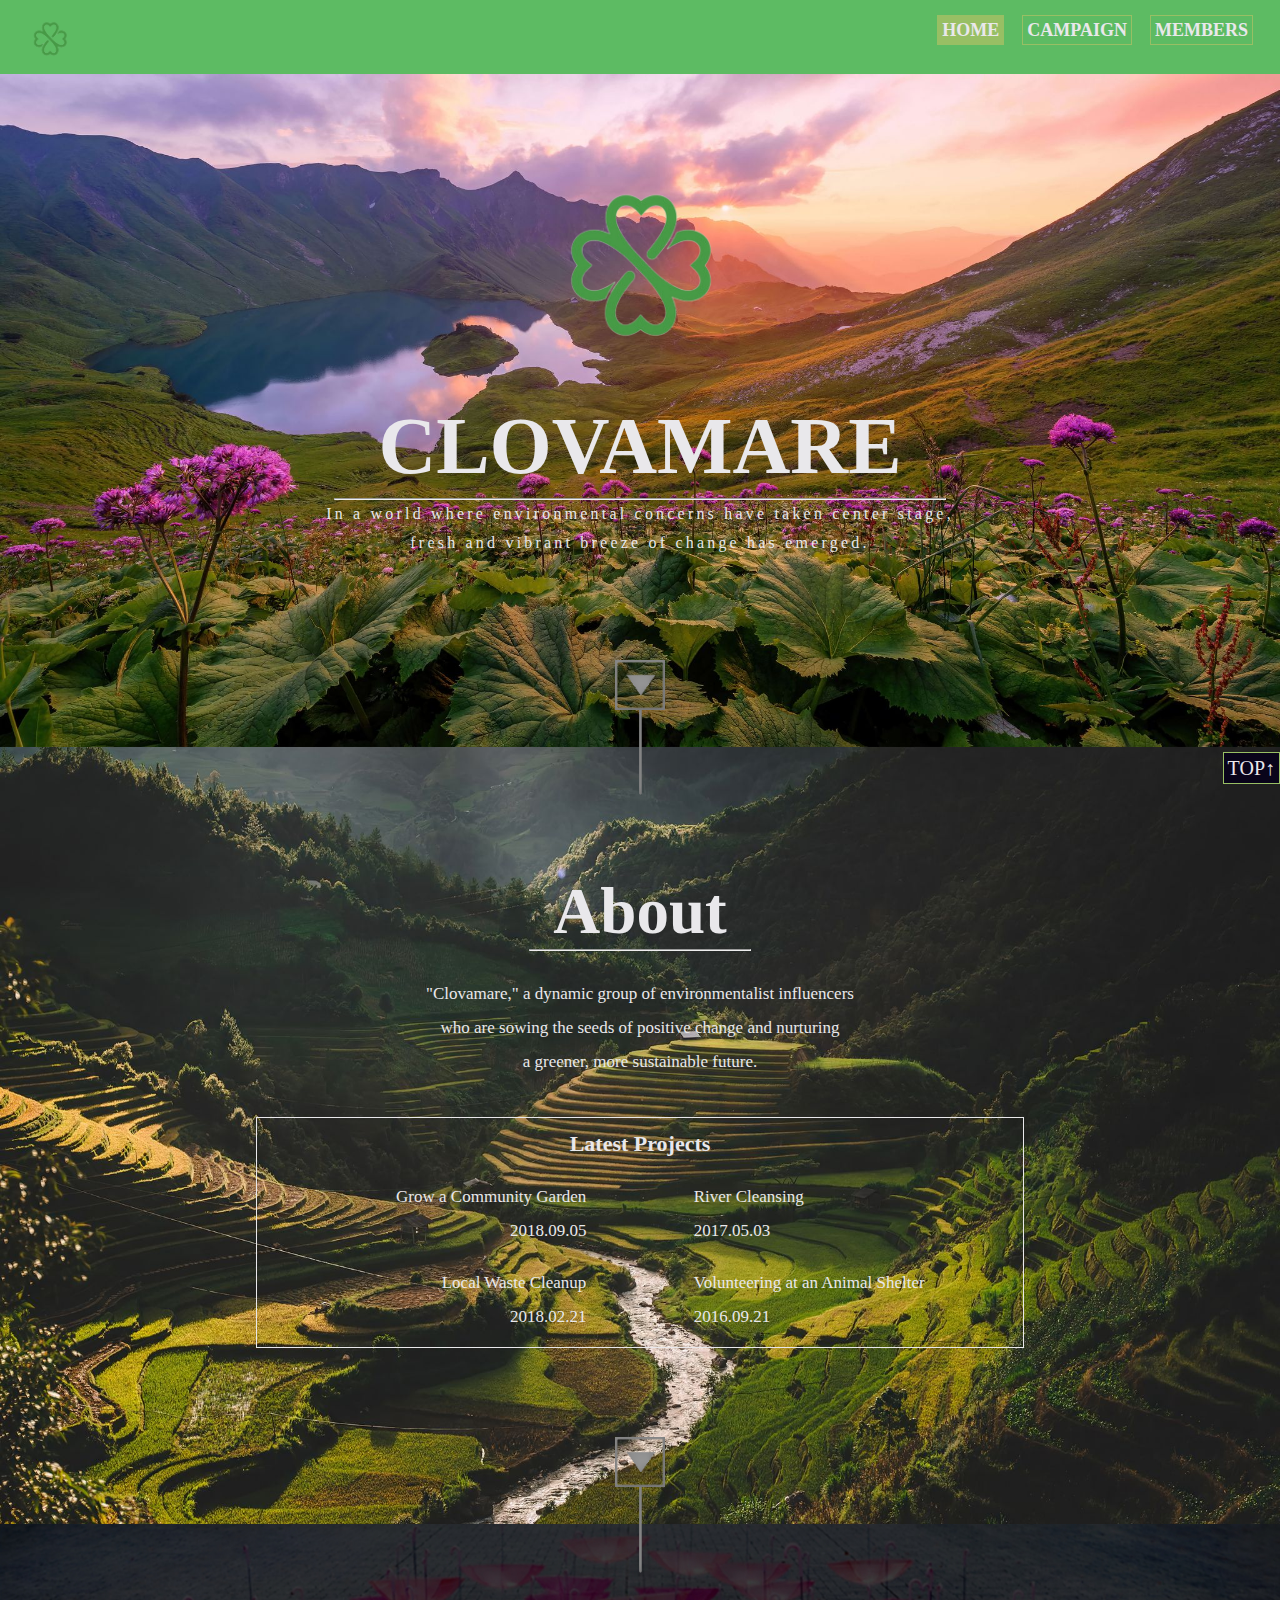
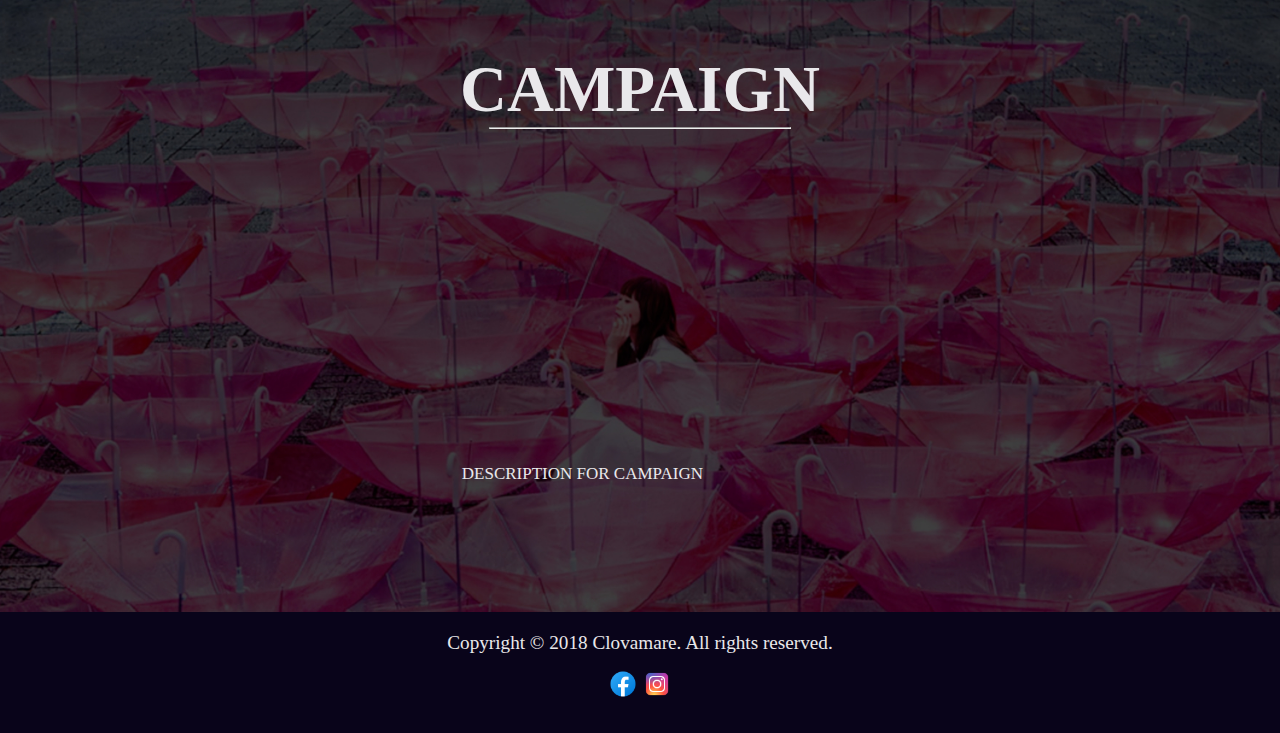
<file: index.html>
<!-- Creator: Kenzusha Class: PI11A283 -->
<!DOCTYPE html PUBLIC "-//W3C//DTD XHTML 1.0 Transitional//EN" "http://www.w3.org/TR/xhtml1/DTD/xhtml1-transtional.dtd">
<html>
    <head>
        <meta http-equiv="content-type" content="text/html; charset=utf-8" />
        <meta http-equiv="content-style-type" content="text/css" />
        <title>HOME PAGE</title>
        <link rel="stylesheet" type="text/css" href="./css/common.css">
        <link rel="stylesheet" type="text/css" href="./css/index.css">
    </head>

    <body>
        <!-- Button to the page top -->
        <p class="top"><a class="button top" href="#header">TOP↑</a></p>

        <!-- Header part -->
        <div id="header">
            <!-- <h1 id="logo">ようこそ、Aimerの世界へ</h1>  -->
			<!-- The character of the printingり、Microsoft Surfaceのペンを利用して簡単な手書きロゴを作ってみた -->
            <div class="CLOVERLOGO">
            <img src="./images/cloverlogo.png" alt="logo" id="logo">
            </div>
            <ul class="menu">
                <li class="menu"><a class="button" href="./index.html" id="highlight">HOME</a></li>
                <li class="menu"><a class="button" href="./disco.html">CAMPAIGN</a></li>
                <li class="menu"><a class="button" href="./live_solo.html">MEMBERS</a></li>
            </ul>
        </div>

        <!-- title screen -->
        <div class="part1">
            <img class="part1" src="images/cloverlogo.png">
            <h1>CLOVAMARE</h1>
            <!-- If it is signed, it looks like the left side, so I put a single character space first. -->
            <hr class="part1">
            <p class="part1">In a world where environmental concerns have taken center stage,</br> fresh and vibrant breeze of change has emerged.</p>

			<!-- This is a button on the link in the page that shifts to the screen below
I want to attach a function to press only the square part with a triangular arrow, so I cut it into a stick and a separate image.
In addition, I displayed it on the block to make the image vertical, but for some reason the entire width of the window frame can be clicked, so I put on the P tag. -->
            <p><a href="#intro"><img class="jump" src="./images/jump1x.png" alt="arrow"></a></p>
            <p><img class="jump" src="./images/jump2x_1.png" alt="arrow"></p>
        </div>

        <!-- 簡単な紹介画面 -->
        <div class="part2" id="intro">
        	<!-- 上の画像の続き、ページ内リンクのボタンが二つの画面とも半々占めさせたいので上下のボックスレイアウトdivに分かれて入れることにした -->
            <p><img class="jump" src="./images/jump2x_2.png" alt="arrow"></p>
            <h2>About</h2>
            <hr class="part2">
            <p class="part2">"Clovamare," a dynamic group of environmentalist influencers </br>who are sowing the seeds of positive change and nurturing </br>a greener, more sustainable future.<br></p>
            <div id="recent">
                <h3 id="even">Latest Projects</h3>
                <div id="col1">
                    <p class="part2">Grow a Community Garden<br>2018.09.05</p>
                    <br>
                    <p class="part2">Local Waste Cleanup<br>2018.02.21</p>
                </div>
                <div id="col2">
                    <p class="part2">River Cleansing<br>2017.05.03</p>
                    <br>
                    <p class="part2">Volunteering at an Animal Shelter<br>2016.09.21</p>
                </div>
            </div>
            <p><a href="#pv"><img class="jump" src="./images/jump1x.png" alt="arrow"></a></p>
            <p><img class="jump" src="./images/jump2x_1.png" alt="arrow"></p>
        </div>

        <!-- The latest PV screen -->
        <div class="part3" id="pv">
            <p><img class="jump" src="./images/jump2x_2.png" alt="arrow"></p>
            <h2>CAMPAIGN</h2>
            <hr class="part3">
            <div id="left">
                <iframe width="450" height="253" src="https://www.youtube.com/embed/OavHHfV88pA?si=v5knpMkHvLaGNX3R" frameborder="0" allow="autoplay; encrypted-media" allowfullscreen></iframe>
                <p class="part3">DESCRIPTION FOR CAMPAIGN</p>
            </div>
        </div>

        <!-- Footer part -->
        <div id="footer">
            <!-- <hr> -->
            <p id="copyright">Copyright &copy; 2018 Clovamare. All rights reserved.</p>
            <div class="icons">
                <a href="https://www.facebook.com/profile.php?id=61552760772944" target="_blank" rel="noopener noreferrer"><img src="images/icons/icons8-facebook-48.png"></a>
                <a href="https://www.instagram.com/clovamare_official/?igshid=NzZlODBkYWE4Ng%3D%3D&fbclid=IwAR22Xws50YQbjUmsAQatyJmTBkkqzJFW62_-9wpO9WqQrqb3qVEBbvLPlDk" target="_blank" rel="noopener noreferrer"><img src="images/icons/icons8-instagram-48.png"></a>
            </div>
        </div>
    </body>
</html>
</file>
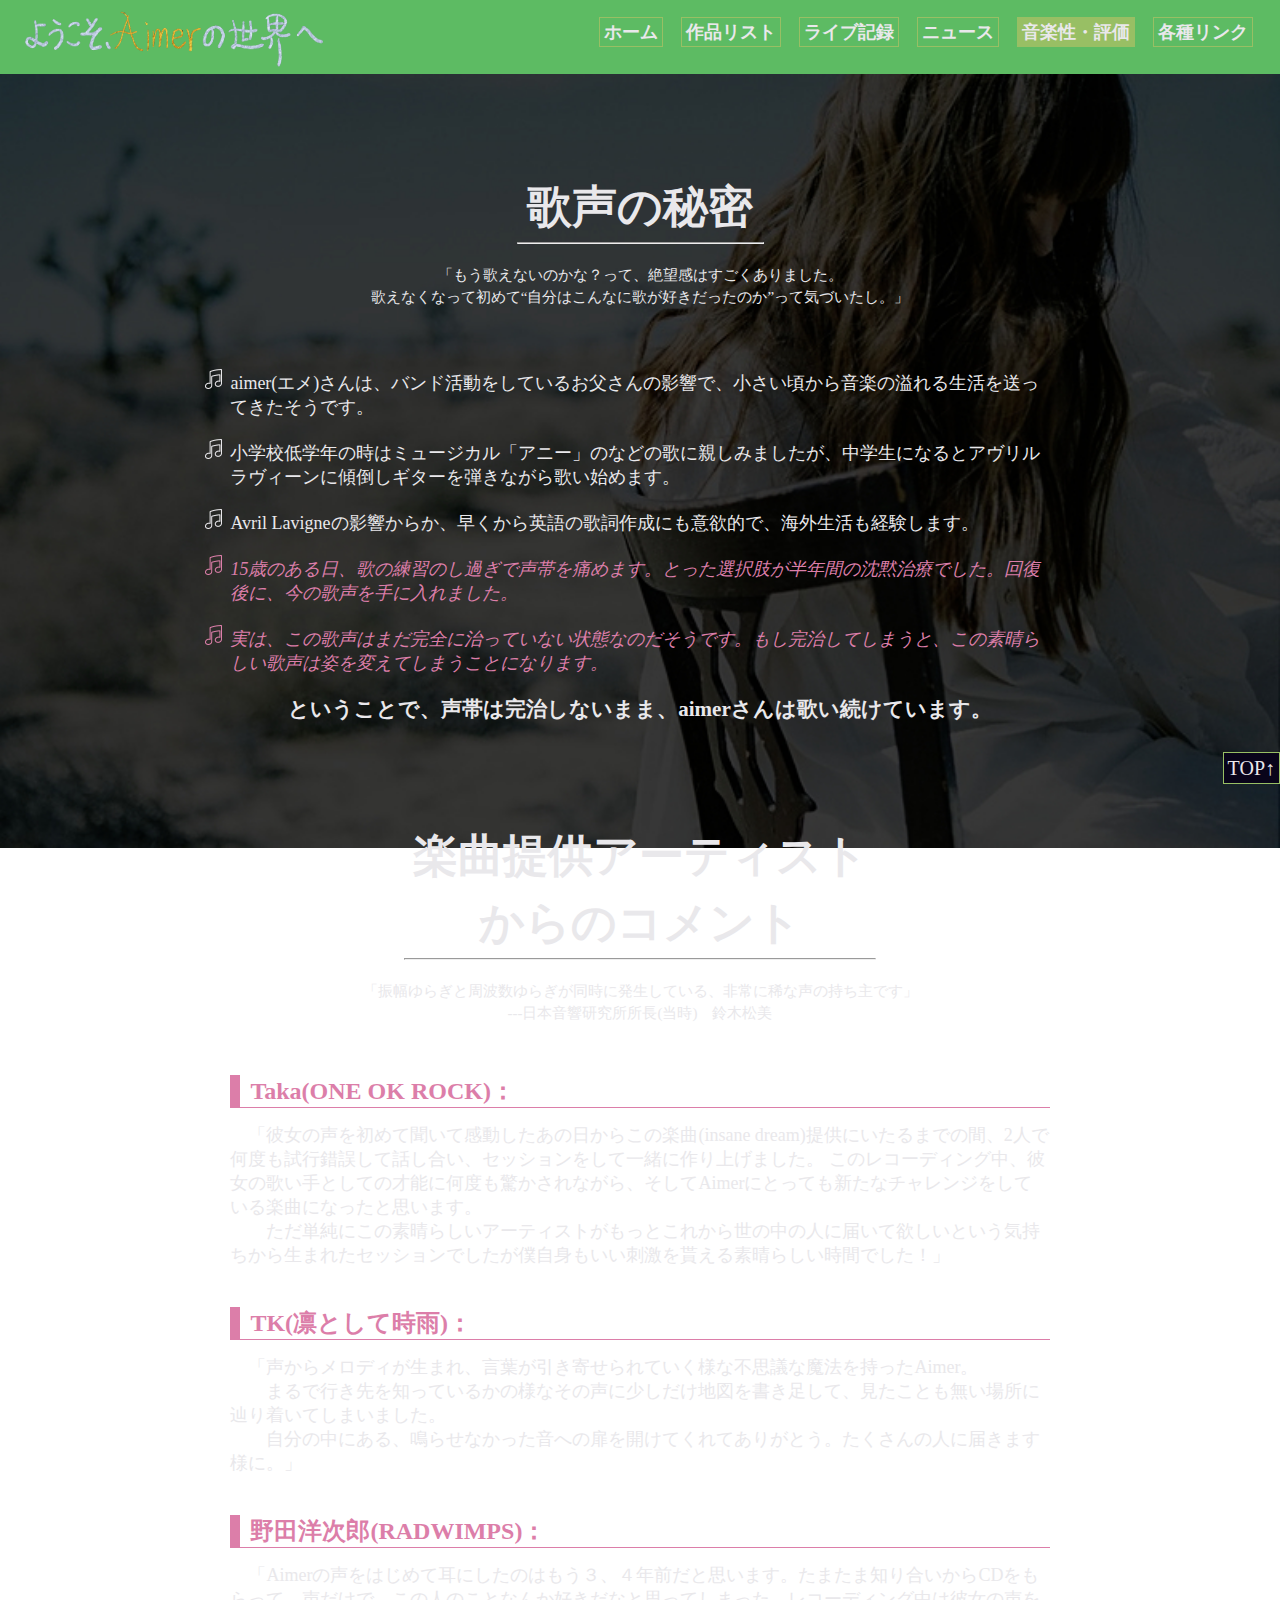
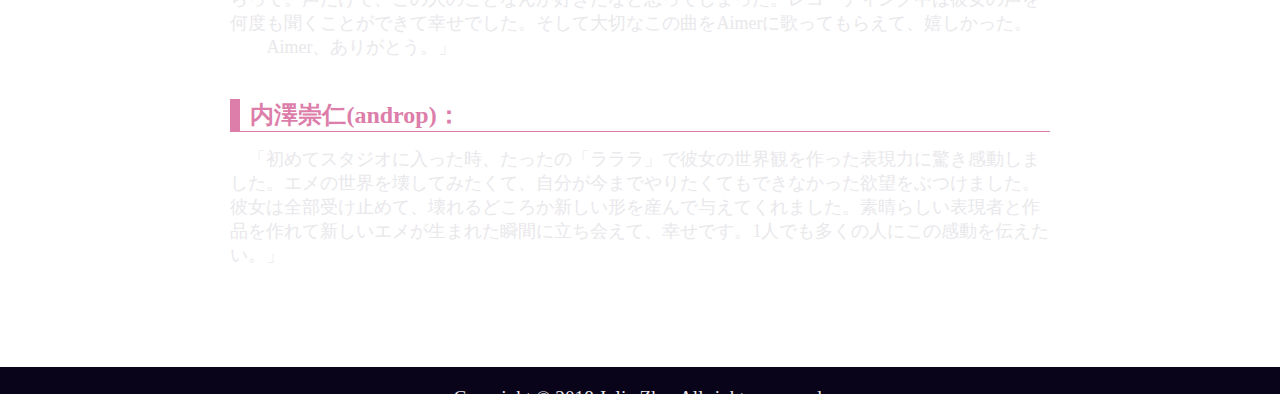
<file: comment.html>
<!-- 作成者：朱社佳　クラス：PI11A283 -->
<!DOCTYPE html PUBLIC "-//W3C//DTD XHTML 1.0 Transitional//EN" "http://www.w3.org/TR/xhtml1/DTD/xhtml1-transtional.dtd">
<html>
    <head>
        <meta http-equiv="content-type" content="text/html; charset=utf-8" />
        <meta http-equiv="content-style-type" content="text/css" />
        <title>音楽性・評価　　 | Aimerの世界</title>
        <link rel="stylesheet" type="text/css" href="./css/common.css">
        <link rel="stylesheet" type="text/css" href="./css/comment.css">
    </head>

    <body>
        <!-- ページトップへのボタン -->
        <p class="top"><a class="button top" href="#header">TOP↑</a></p>

        <!-- ヘッダー部分 -->
        <div id="header">
            <!-- <h1 id="logo">ようこそ、Aimerの世界へ</h1>  -->
            <img src="./images/logo.png" alt="logo" id="logo">
            <ul class="menu">
                <li class="menu"><a class="button" href="./index.html">ホーム</a></li>
                <li class="menu"><a class="button" href="./disco.html">作品リスト</a></li>
                <li class="menu"><a class="button" href="./live_solo.html">ライブ記録</a></li>
                <li class="menu"><a class="button" href="./news.html">ニュース</a></li>
                <li class="menu"><a class="button" href="./comment.html" id="highlight">音楽性・評価</a></li>
                <li class="menu"><a class="button" href="./link.html">各種リンク</a></li>
            </ul>
        </div>

        <!-- 本文部分 -->
        <!-- 声の秘密部分 -->
        <div class="text">
            <h1 class="secret">歌声の秘密</h1>
            <hr id="title1">
            <p class="title">「もう歌えないのかな？って、絶望感はすごくありました。<br>歌えなくなって初めて“自分はこんなに歌が好きだったのか”って気づいたし。」</p>
            <ul class="secret">
                <li class="secret">aimer(エメ)さんは、バンド活動をしているお父さんの影響で、小さい頃から音楽の溢れる生活を送ってきたそうです。</li>
                <li class="secret">小学校低学年の時はミュージカル「アニー」のなどの歌に親しみましたが、中学生になるとアヴリルラヴィーンに傾倒しギターを弾きながら歌い始めます。</li>
                <li class="secret">Avril Lavigneの影響からか、早くから英語の歌詞作成にも意欲的で、海外生活も経験します。</li>
                <li class="secret pink">15歳のある日、歌の練習のし過ぎで声帯を痛めます。とった選択肢が半年間の沈黙治療でした。回復後に、今の歌声を手に入れました。</li>
                <li class="secret pink">実は、この歌声はまだ完全に治っていない状態なのだそうです。もし完治してしまうと、この素晴らしい歌声は姿を変えてしまうことになります。</li>
            </li>
            <p class="secret">ということで、声帯は完治しないまま、aimerさんは歌い続けています。</p>
        </div>

        <!-- コメント部分 -->
        <div class="text">
            <h1>楽曲提供アーティスト<br>からのコメント</h1>
            <hr id="title2">
            <p class="title">「振幅ゆらぎと周波数ゆらぎが同時に発生している、非常に稀な声の持ち主です」<br>---日本音響研究所所長(当時)　鈴木松美</p>

            <h2 class="pink">Taka(ONE OK ROCK)：</h2>
            <p class="comment">　「彼女の声を初めて聞いて感動したあの日からこの楽曲(insane dream)提供にいたるまでの間、2人で何度も試行錯誤して話し合い、セッションをして一緒に作り上げました。
            このレコーディング中、彼女の歌い手としての才能に何度も驚かされながら、そしてAimerにとっても新たなチャレンジをしている楽曲になったと思います。</p>
            <p class="comment">　　ただ単純にこの素晴らしいアーティストがもっとこれから世の中の人に届いて欲しいという気持ちから生まれたセッションでしたが僕自身もいい刺激を貰える素晴らしい時間でした！」</p>
            <!-- <hr> -->
            <h2 class="pink">TK(凛として時雨)：</h2>
            <p class="comment">　「声からメロディが生まれ、言葉が引き寄せられていく様な不思議な魔法を持ったAimer。</p>
            <p class="comment">　　まるで行き先を知っているかの様なその声に少しだけ地図を書き足して、見たことも無い場所に辿り着いてしまいました。</p>
            <p class="comment">　　自分の中にある、鳴らせなかった音への扉を開けてくれてありがとう。たくさんの人に届きます様に。」</p>
            <!-- <hr> -->
            <h2 class="pink">野田洋次郎(RADWIMPS)：</h2>
            <p class="comment">　「Aimerの声をはじめて耳にしたのはもう３、４年前だと思います。たまたま知り合いからCDをもらって。声だけで、この人のことなんか好きだなと思ってしまった。レコーディング中は彼女の声を何度も聞くことができて幸せでした。そして大切なこの曲をAimerに歌ってもらえて、嬉しかった。</p>
            <p class="comment">　　Aimer、ありがとう。」</p>
            <!-- <hr> -->
            <h2 class="pink">内澤崇仁(androp)：</h2>
            <p class="comment">　「初めてスタジオに入った時、たったの「ラララ」で彼女の世界観を作った表現力に驚き感動しました。エメの世界を壊してみたくて、自分が今までやりたくてもできなかった欲望をぶつけました。彼女は全部受け止めて、壊れるどころか新しい形を産んで与えてくれました。素晴らしい表現者と作品を作れて新しいエメが生まれた瞬間に立ち会えて、幸せです。1人でも多くの人にこの感動を伝えたい。」</p>
        </div>

        <!-- フッター部分 -->
        <div id="footer">
            <!-- <hr> -->
            <p id="copyright">Copyright &copy; 2018 Julia Zhu. All rights reserved.</p>
        </div>
    </body>
</html>
</file>
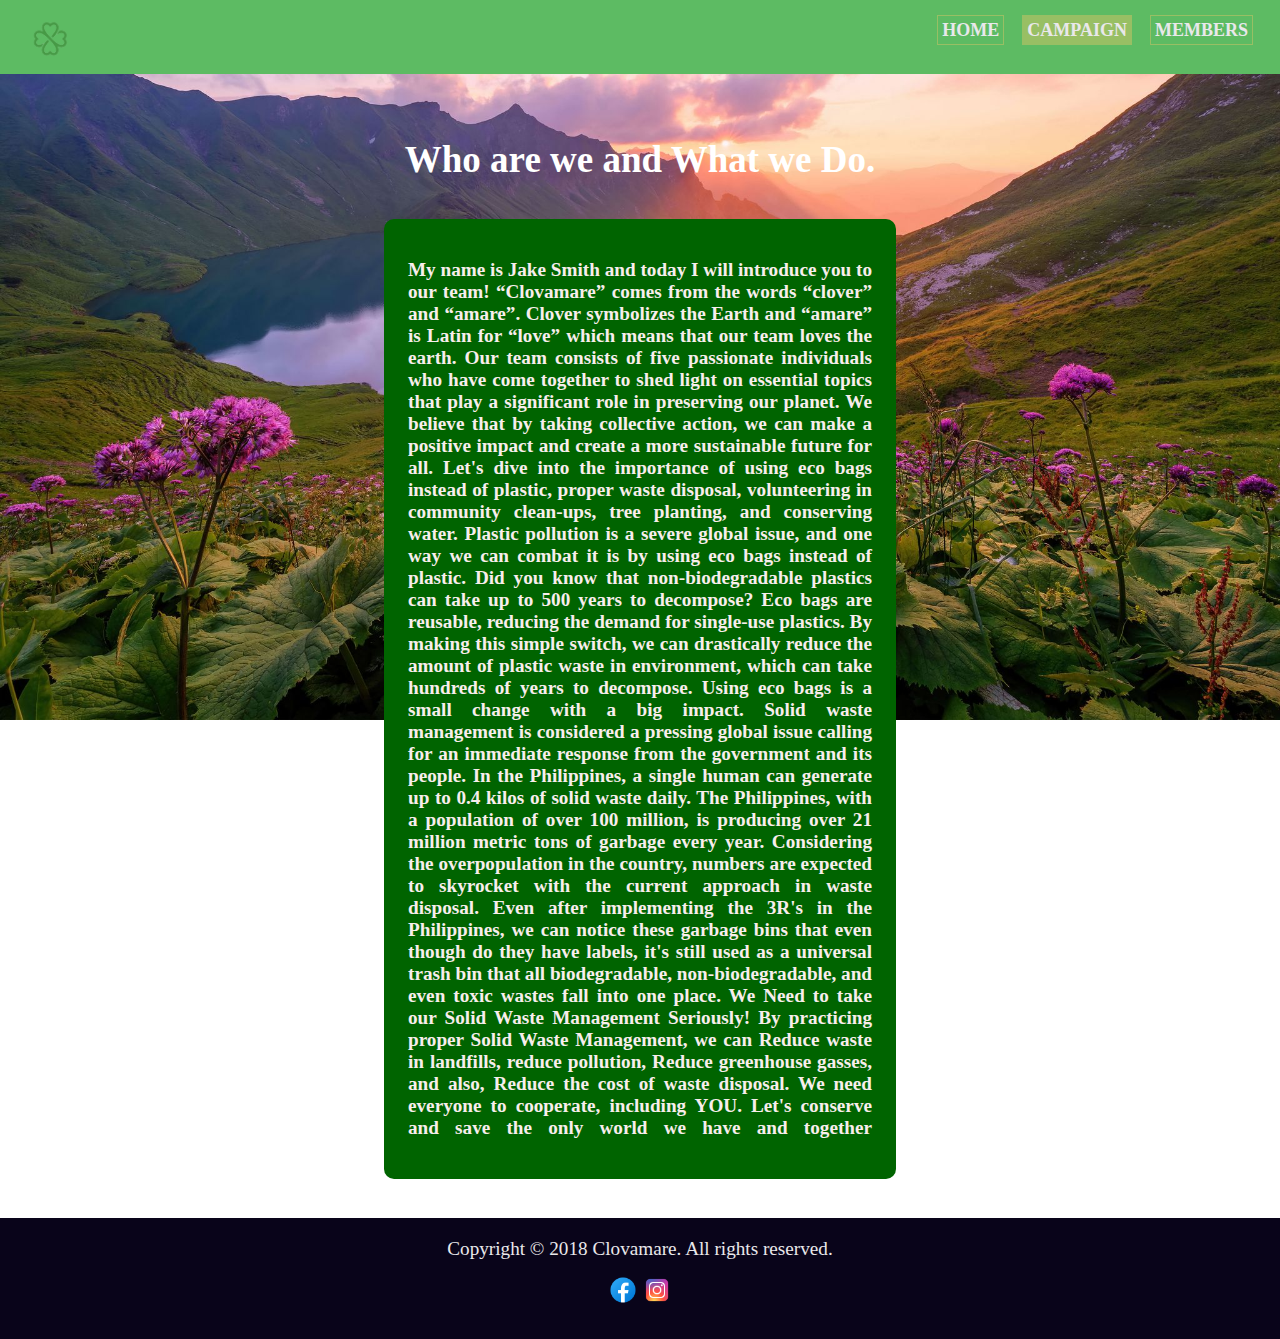
<file: disco.html>
<!-- 作成者：朱社佳　クラス：PI11A283 -->
<!DOCTYPE html PUBLIC "-//W3C//DTD XHTML 1.0 Transitional//EN" "http://www.w3.org/TR/xhtml1/DTD/xhtml1-transtional.dtd">
<html>
    <head>
        <meta http-equiv="content-type" content="text/html; charset=utf-8" />
        <meta http-equiv="content-style-type" content="text/css" />
        <title>CAMPAIGN</title>
        <link rel="stylesheet" type="text/css" href="./css/common.css">
        <link rel="stylesheet" type="text/css" href="./css/disco.css">
    </head>

    <body>
        <!-- ヘッダー部分 -->
        <div id="header">
            <!-- <h1 id="logo">ようこそ、Aimerの世界へ</h1>  -->
            <img src="./images/cloverlogo.png" alt="logo" id="logo">
            <ul class="menu">
                <li class="menu"><a class="button" href="./index.html">HOME</a></li>
                <li class="menu"><a class="button" href="./disco.html" id="highlight">CAMPAIGN</a></li>
                <li class="menu"><a class="button" href="./live_solo.html">MEMBERS</a></li>
            </ul>
        </div>
        <h1>Who are we and What we Do.</h1>
        <p id="essay">My name is Jake Smith and today I will introduce you to our team!
            “Clovamare” comes from the words “clover” and “amare”. Clover symbolizes 
            the Earth and “amare” is Latin for “love” which means that our team loves the earth. 
            Our team consists of five passionate individuals who have come together 
            to shed light on essential topics that play a significant role in preserving our planet. 
            We believe that by taking collective action, we can make a positive impact 
            and create a more sustainable future for all. Let's dive into the importance 
            of using eco bags instead of plastic, proper waste disposal, volunteering in community clean-ups, tree planting, and conserving water.
            Plastic pollution is a severe global issue, and one way we can combat it is by using eco bags instead of plastic. Did you know that non-biodegradable plastics can take up to 500 years to decompose? Eco bags are reusable, reducing the demand for single-use plastics. 
            By making this simple switch, we can drastically reduce the amount of plastic waste in 
            environment, which can take hundreds of years to decompose. 
            Using eco bags is a small change with a big impact.
            Solid waste management is considered a pressing global issue calling for an 
            immediate response from the government and its people.
            In the Philippines, a single human can generate up to 0.4 kilos of solid waste daily. 
            The Philippines, with a population of over 100 million, is producing over 
            21 million metric tons of garbage every year. Considering the overpopulation in the country, 
            numbers are expected to skyrocket with the current approach in waste disposal.
            Even after implementing the 3R's in the Philippines, 
            we can notice these garbage bins that even though do they 
            have labels, it's still used as a universal trash bin that 
            all biodegradable, non-biodegradable, and even toxic wastes 
            fall into one place. We Need to take our Solid Waste Management Seriously!
            By practicing proper Solid Waste Management, we can Reduce waste in 
            landfills, reduce pollution, Reduce greenhouse gasses, and also, Reduce the cost of waste disposal.
            We need everyone to cooperate, including YOU. Let's conserve and save the only world we have and together

        </p>
            <!-- Footer part -->
            <div id="footer">
                <!-- <hr> -->
                <p id="copyright">Copyright &copy; 2018 Clovamare. All rights reserved.</p>
                <div class="icons">
                    <a href="https://www.facebook.com/profile.php?id=61552760772944" target="_blank" rel="noopener noreferrer"><img src="images/icons/icons8-facebook-48.png"></a>
                    <a href="https://www.instagram.com/clovamare_official/?igshid=NzZlODBkYWE4Ng%3D%3D&fbclid=IwAR22Xws50YQbjUmsAQatyJmTBkkqzJFW62_-9wpO9WqQrqb3qVEBbvLPlDk" target="_blank" rel="noopener noreferrer"><img src="images/icons/icons8-instagram-48.png"></a>
                </div>
            </div>    
    </body>
</html>
</file>
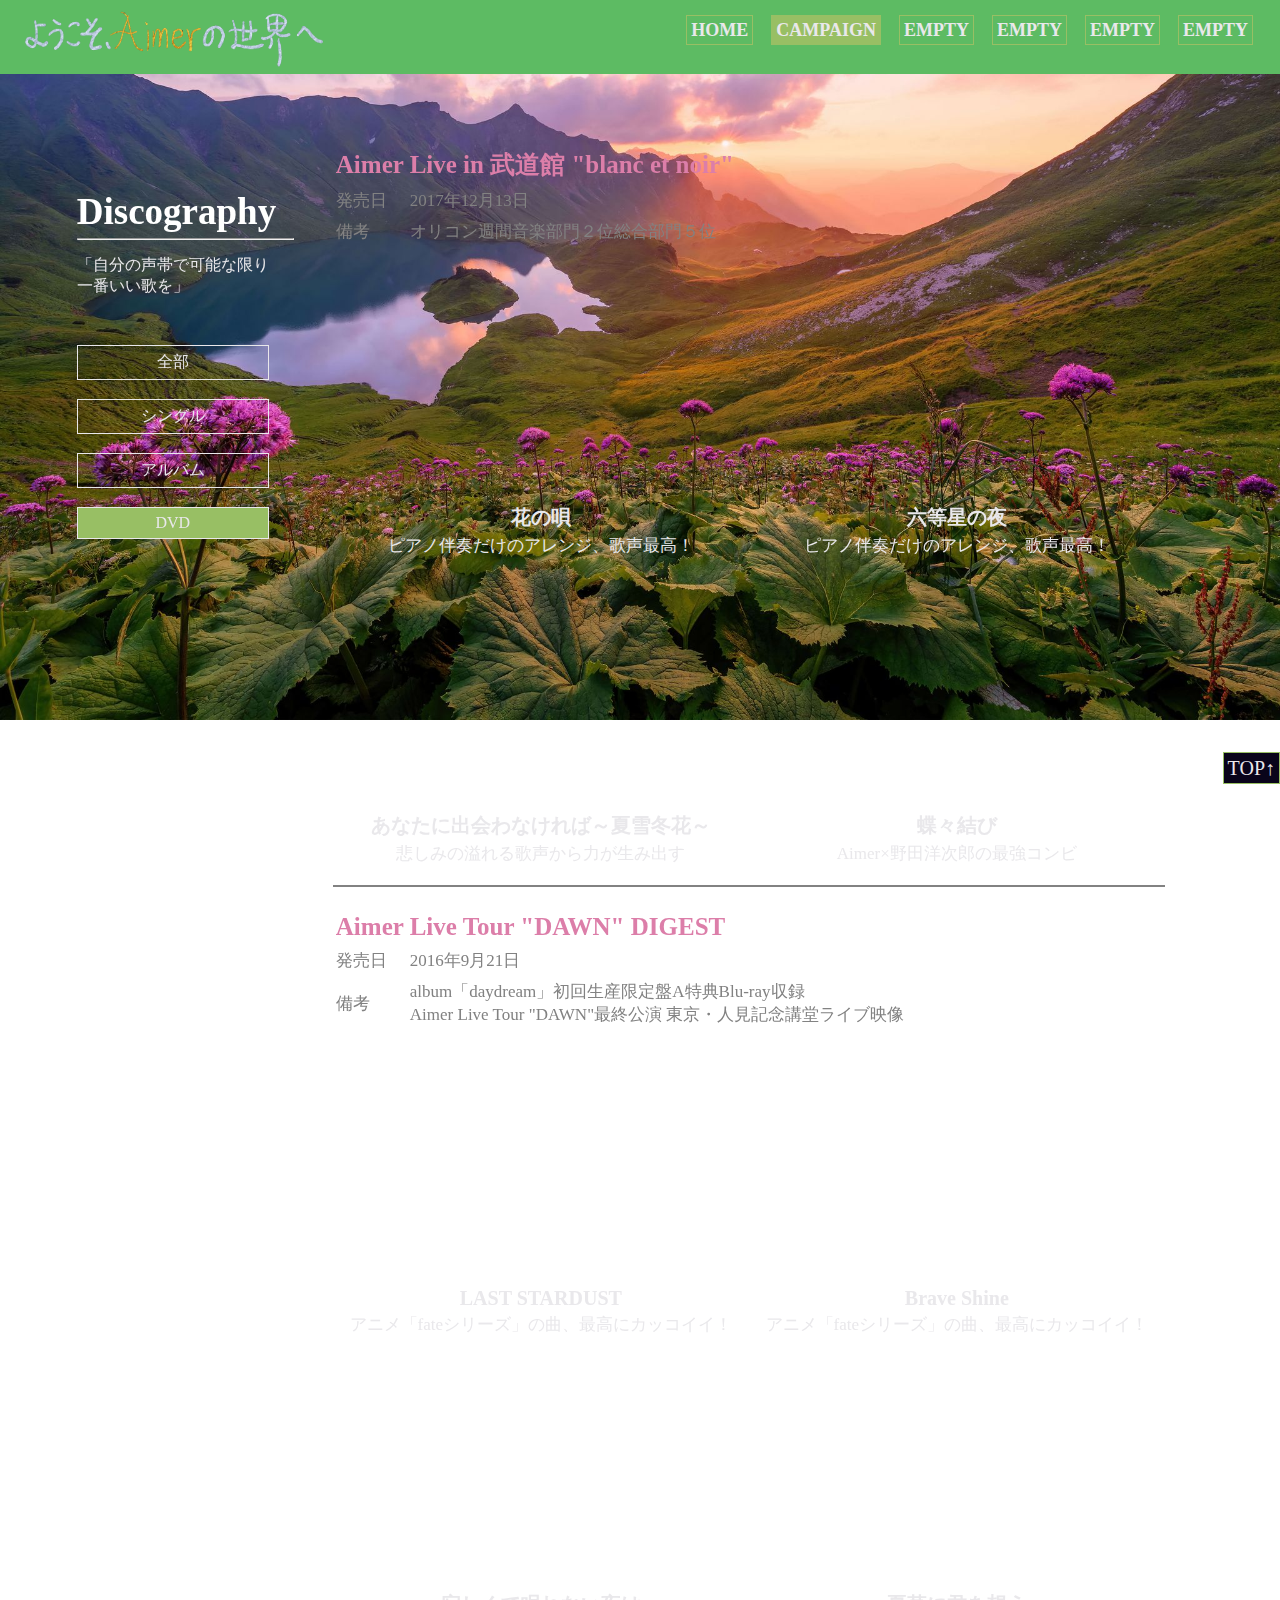
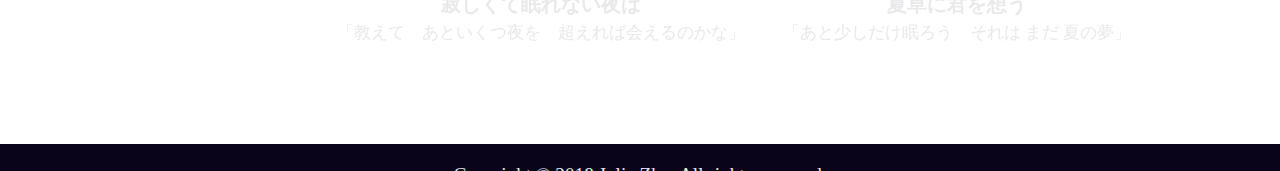
<file: dvd.html>
<!-- 作成者：朱社佳　クラス：PI11A283 -->
<!DOCTYPE html PUBLIC "-//W3C//DTD XHTML 1.0 Transitional//EN" "http://www.w3.org/TR/xhtml1/DTD/xhtml1-transtional.dtd">
<html>
    <head>
        <meta http-equiv="content-type" content="text/html; charset=utf-8" />
        <meta http-equiv="content-style-type" content="text/css" />
        <title>作品リスト | Aimerの世界</title>
        <link rel="stylesheet" type="text/css" href="./css/common.css">
        <link rel="stylesheet" type="text/css" href="./css/disco.css">
    </head>

    <body>
        <!-- ページトップへのボタン -->
        <p class="top"><a class="button top" href="#header">TOP↑</a></p>

        <!-- ヘッダー部分 -->
        <div id="header">
            <!-- <h1 id="logo">ようこそ、Aimerの世界へ</h1>  -->
            <img src="./images/logo.png" alt="logo" id="logo">
            <ul class="menu">
                <li class="menu"><a class="button" href="./index.html">HOME</a></li>
                <li class="menu"><a class="button" href="./disco.html" id="highlight">CAMPAIGN</a></li>
                <li class="menu"><a class="button" href="./live_solo.html">EMPTY</a></li>
                <li class="menu"><a class="button" href="./news.html">EMPTY</a></li>
                <li class="menu"><a class="button" href="./comment.html">EMPTY</a></li>
                <li class="menu"><a class="button" href="./link.html">EMPTY</a></li>
            </ul>
        </div>

        <!-- 左側ナビゲーション -->
        <div class="navi">
            <!-- <h1>作品リスト</h1> ヘッダーメニューはすでに日本語で書いてるので、重複しないよう見出しは英語に変更する -->
            <h1>Discography</h1>
            <hr class="navi">
            <p class="navi">「自分の声帯で可能な限り一番いい歌を」</p>
            <ul class="navi">
                <a href="./disco.html" class="navi button"><li class="navi">全部</li></a>
                <a href="./single.html" class="navi button"><li class="navi">シングル</li></a>
                <a href="./album.html" class="navi button"><li class="navi">アルバム</li></a>
                <a href="./dvd.html" class="navi button" id="highlight"><li class="navi">DVD</li></a>
            </ul>
        </div>

        <div id="text">　
            <!-- 作品情報 -->
            <table class="dvd">
                <tr>
                    <th colspan="2" class="pink dvd">Aimer Live in 武道館 "blanc et noir"</th><!-- ２作だけなのでピンクでハイライト表示 -->
                </tr>
                <tr>
                    <td class="dvd item">発売日</td><td class="dvd">2017年12月13日</td>
                </tr>
                <tr>
                    <td class="dvd item">備考</td><td class="dvd">オリコン週間音楽部門２位総合部門５位</td>
                </tr>
            </table>
            <!-- いくつかのおすすめ曲の動画をリストアップする -->
            <div class="dvd">
                <iframe width="400" height="225" src="https://www.youtube.com/embed/gWiEx_eXj40?start=45" frameborder="0" allow="autoplay; encrypted-media" allowfullscreen></iframe>
                <p class="title">花の唄</p>
                <p class="comment">ピアノ伴奏だけのアレンジ、歌声最高！</p>
                <iframe width="400" height="225" src="https://www.youtube.com/embed/D1fHbXetZhA" frameborder="0" allow="autoplay; encrypted-media" allowfullscreen></iframe>
                <p class="title">あなたに出会わなければ～夏雪冬花～</p>
                <p class="comment">悲しみの溢れる歌声から力が生み出す</p>
            </div>
            <div class="dvd">
                <iframe class="dvd" width="400" height="225" src="https://www.youtube.com/embed/QRx8GiEBKN8" frameborder="0" allow="autoplay; encrypted-media" allowfullscreen></iframe>
                <p class="title">六等星の夜</p>
                <p class="comment">ピアノ伴奏だけのアレンジ、歌声最高！</p>
                <iframe class="dvd" width="400" height="225" src="https://www.youtube.com/embed/M0PGSWbyf0A" frameborder="0" allow="autoplay; encrypted-media" allowfullscreen></iframe>
                <p class="title">蝶々結び</p>
                <p class="comment">Aimer×野田洋次郎の最強コンビ</p>
            </div>
            <hr class="long">

            <!-- 作品情報 -->
            <table>
                <tr>
                    <th colspan="2" class="pink dvd">Aimer Live Tour "DAWN" DIGEST</th>
                </tr>
                <tr>
                    <td class="dvd item">発売日</td><td class="dvd">2016年9月21日</td>
                </tr>
                <tr>
                    <td class="dvd item">備考</td><td class="dvd">album「daydream」初回生産限定盤A特典Blu-ray収録<br>Aimer Live Tour "DAWN"最終公演 東京・人見記念講堂ライブ映像</td>
                </tr>
            </table>
            <!-- おすすめ曲の動画 -->
            <div class="dvd">
                <iframe width="400" height="225" src="https://www.youtube.com/embed/0qjTiicrOLY" frameborder="0" allow="autoplay; encrypted-media" allowfullscreen></iframe>
                <p class="title">LAST STARDUST</p>
                <p class="comment">アニメ「fateシリーズ」の曲、最高にカッコイイ！</p>
                <iframe class="dvd" width="400" height="225" src="https://www.youtube.com/embed/Mn1kleJkZPw?start=11" frameborder="0" allow="autoplay; encrypted-media" allowfullscreen></iframe>
                <p class="title">寂しくて眠れない夜は</p>
                <p class="comment">「教えて　あといくつ夜を　超えれば会えるのかな」</p>
            </div>
            <div class="dvd">
                <iframe class="dvd" width="400" height="225" src="https://www.youtube.com/embed/juNBlImRWhE" frameborder="0" allow="autoplay; encrypted-media" allowfullscreen></iframe>
                <p class="title">Brave Shine</p>
                <p class="comment">アニメ「fateシリーズ」の曲、最高にカッコイイ！</p>
                <iframe class="dvd" width="400" height="225" src="https://www.youtube.com/embed/wHpf42u4Sk8" frameborder="0" allow="autoplay; encrypted-media" allowfullscreen></iframe>
                <p class="title">夏草に君を想う</p>
                <p class="comment">「あと少しだけ眠ろう　それは まだ 夏の夢」</p>
            </div>
        </div>

        <!-- フッター部分 -->
        <div id="footer">
            <!-- <hr> -->
            <p id="copyright">Copyright &copy; 2018 Julia Zhu. All rights reserved.</p>
        </div>
    </body>
</html>
</file>
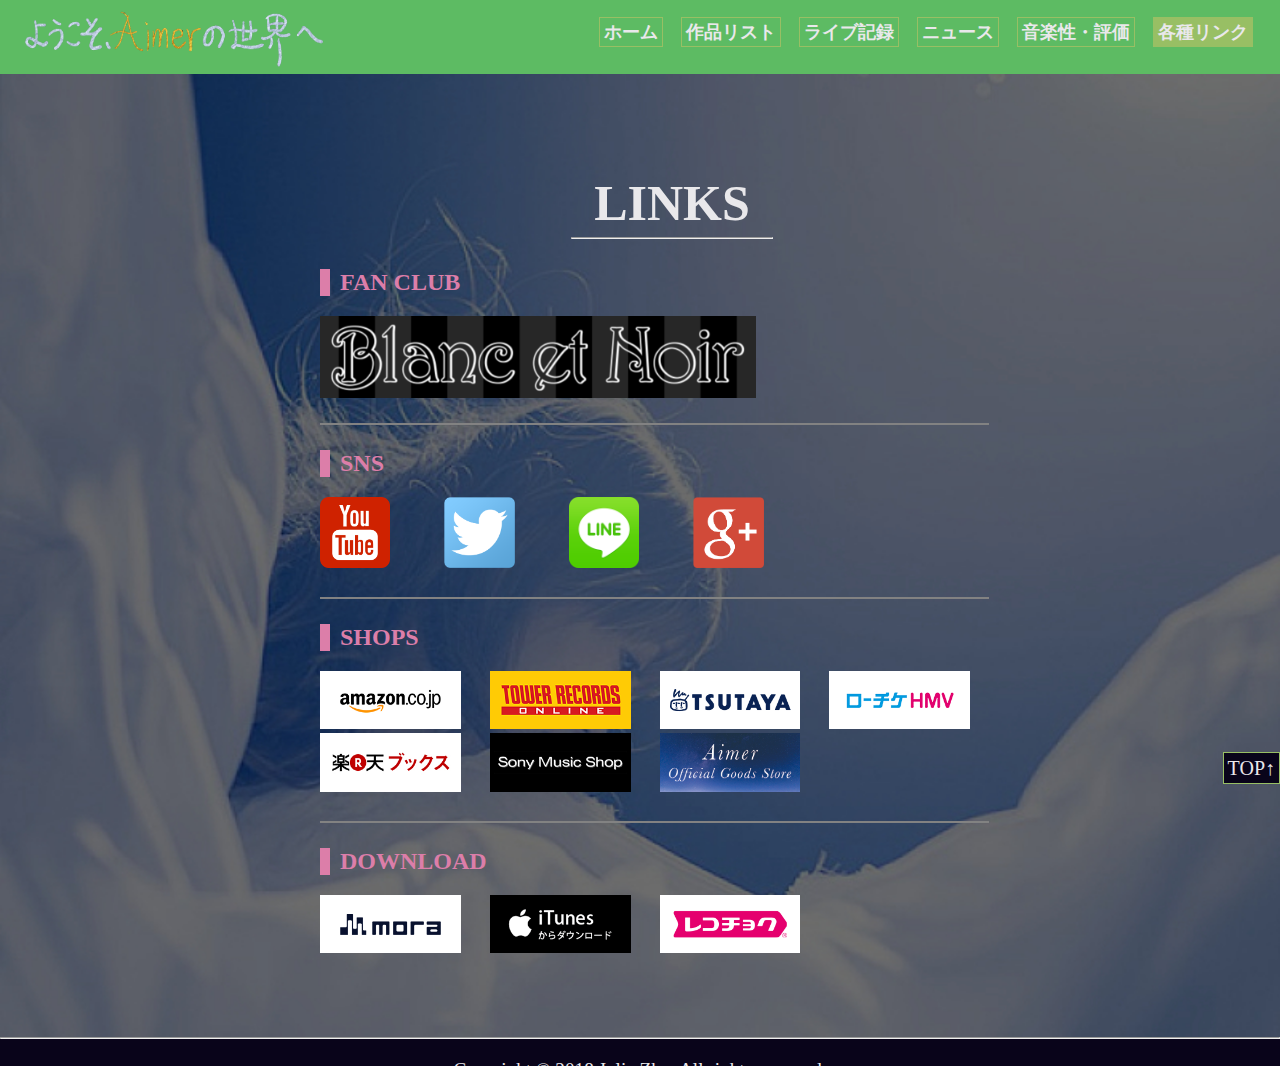
<file: link.html>
<!-- 作成者：朱社佳　クラス：PI11A283 -->
<!DOCTYPE html PUBLIC "-//W3C//DTD XHTML 1.0 Transitional//EN" "http://www.w3.org/TR/xhtml1/DTD/xhtml1-transtional.dtd">
<html>
    <head>
        <meta http-equiv="content-type" content="text/html; charset=utf-8" />
        <meta http-equiv="content-style-type" content="text/css" />
        <title>各種リンク | Aimerの世界</title>
        <link rel="stylesheet" type="text/css" href="./css/common.css">
        <link rel="stylesheet" type="text/css" href="./css/link.css">
    </head>

    <body>
        <!-- ページトップへのボタン -->
        <p class="top"><a class="button top" href="#header">TOP↑</a></p>

        <!-- ヘッダー部分 -->
        <div id="header">
            <!-- <h1 id="logo">ようこそ、Aimerの世界へ</h1>  -->
            <img src="./images/logo.png" alt="logo" id="logo">
            <ul class="menu">
                <li class="menu"><a class="button" href="./index.html">ホーム</a></li>
                <li class="menu"><a class="button" href="./disco.html">作品リスト</a></li>
                <li class="menu"><a class="button" href="./live_solo.html">ライブ記録</a></li>
                <li class="menu"><a class="button" href="./news.html">ニュース</a></li>
                <li class="menu"><a class="button" href="./comment.html">音楽性・評価</a></li>
                <li class="menu"><a class="button" href="./link.html" id="highlight">各種リンク</a></li>
            </ul>
        </div>

        <!-- 本文部分：リンク種類によって分かれる -->
        <div id="text">
            <!-- <h1>各種リンク</h1> ヘッダーメニューはすでに日本語で書いてるので、重複しないよう見出しは英語に変更する -->
            <h1>LINKS</h1>
            <hr id="title">

            <h2 class="pink">FAN CLUB</h2>
            <a href="http://www.aimer-web.jp/fc/" target="_blank"><img id="fc" src="./images/link15.png" alt="link"></a>
            <hr class="link">

            <h2 class="pink">SNS</h2>
            <p>
                <a href="https://www.youtube.com/user/aimerSMEJ" target="_blank"><img class="sns" src="./images/link1.png" alt="link"></a>
                <a class="sns" href="https://twitter.com/Aimer_and_staff" target="_blank"><img class="sns" src="./images/link2.png" alt="link"></a>
                <a class="sns" href="https://line.me/ti/p/%40aimer" target="_blank"><img class="sns" src="./images/link3.png" alt="link"></a>
                <a class="sns" href="https://line.me/ti/p/%40aimer" target="_blank"><img class="sns" src="./images/link4.png" alt="link"></a>
            </p>
            <hr class="link">

            <h2 class="pink">SHOPS</h2>
            <p>
                <a href="http://www.amazon.co.jp/s/ref=nb_sb_noss_1?__mk_ja_JP=%83J%83%5E%83J%83i&url=search-alias%3Dpopular&field-keywords=Aimer" target="_blank"><img class="shop" src="./images/link5.png" alt="link"></a>
                <a href="http://tower.jp/artist/1936852/Aimer" target="_blank"><img class="shop" src="./images/link6.png" alt="link"></a>
                <a href="http://www.tsutaya.co.jp/artist/00098769.html" target="_blank"><img class="shop" src="./images/link7.png" alt="link"></a>
                <a href="http://www.hmv.co.jp/artist_Aimer_000000000459768/" target="_blank"><img class="shop" src="./images/link8.png" alt="link"></a>
                <a href="http://books.rakuten.co.jp/event/cd/aimer/" target="_blank"><img class="shop" src="./images/link9.png" alt="link"></a>
                <a href="http://www.sonymusicshop.jp/m/arti/artiShw.php?cd=70006593" target="_blank"><img class="shop" src="./images/link10.png" alt="link"></a>
                <a href="http://aimer-store.jp/" target="_blank"><img class="shop" src="./images/link11.jpg" alt="link"></a>
            </p>
            <hr class="link">

            <h2 class="pink">DOWNLOAD</h2>
            <p>
                <a href="http://mora.jp/artist/57498/" target="_blank"><img class="dl" src="./images/link12.png" alt="link"></a>
                <a href="https://itunes.apple.com/jp/artist/id569972619" target="_blank"><img class="dl" src="./images/link13.png" alt="link"></a>
                <a href="http://recochoku.jp/artist/30132797/" target="_blank"><img class="dl" src="./images/link14.png" alt="link"></a>
            </p>
        </div>

        <!-- フッター部分 -->
        <div id="footer">
            <hr>
            <p id="copyright">Copyright &copy; 2018 Julia Zhu. All rights reserved.</p>
        </div>
    </body>
</html>
</file>
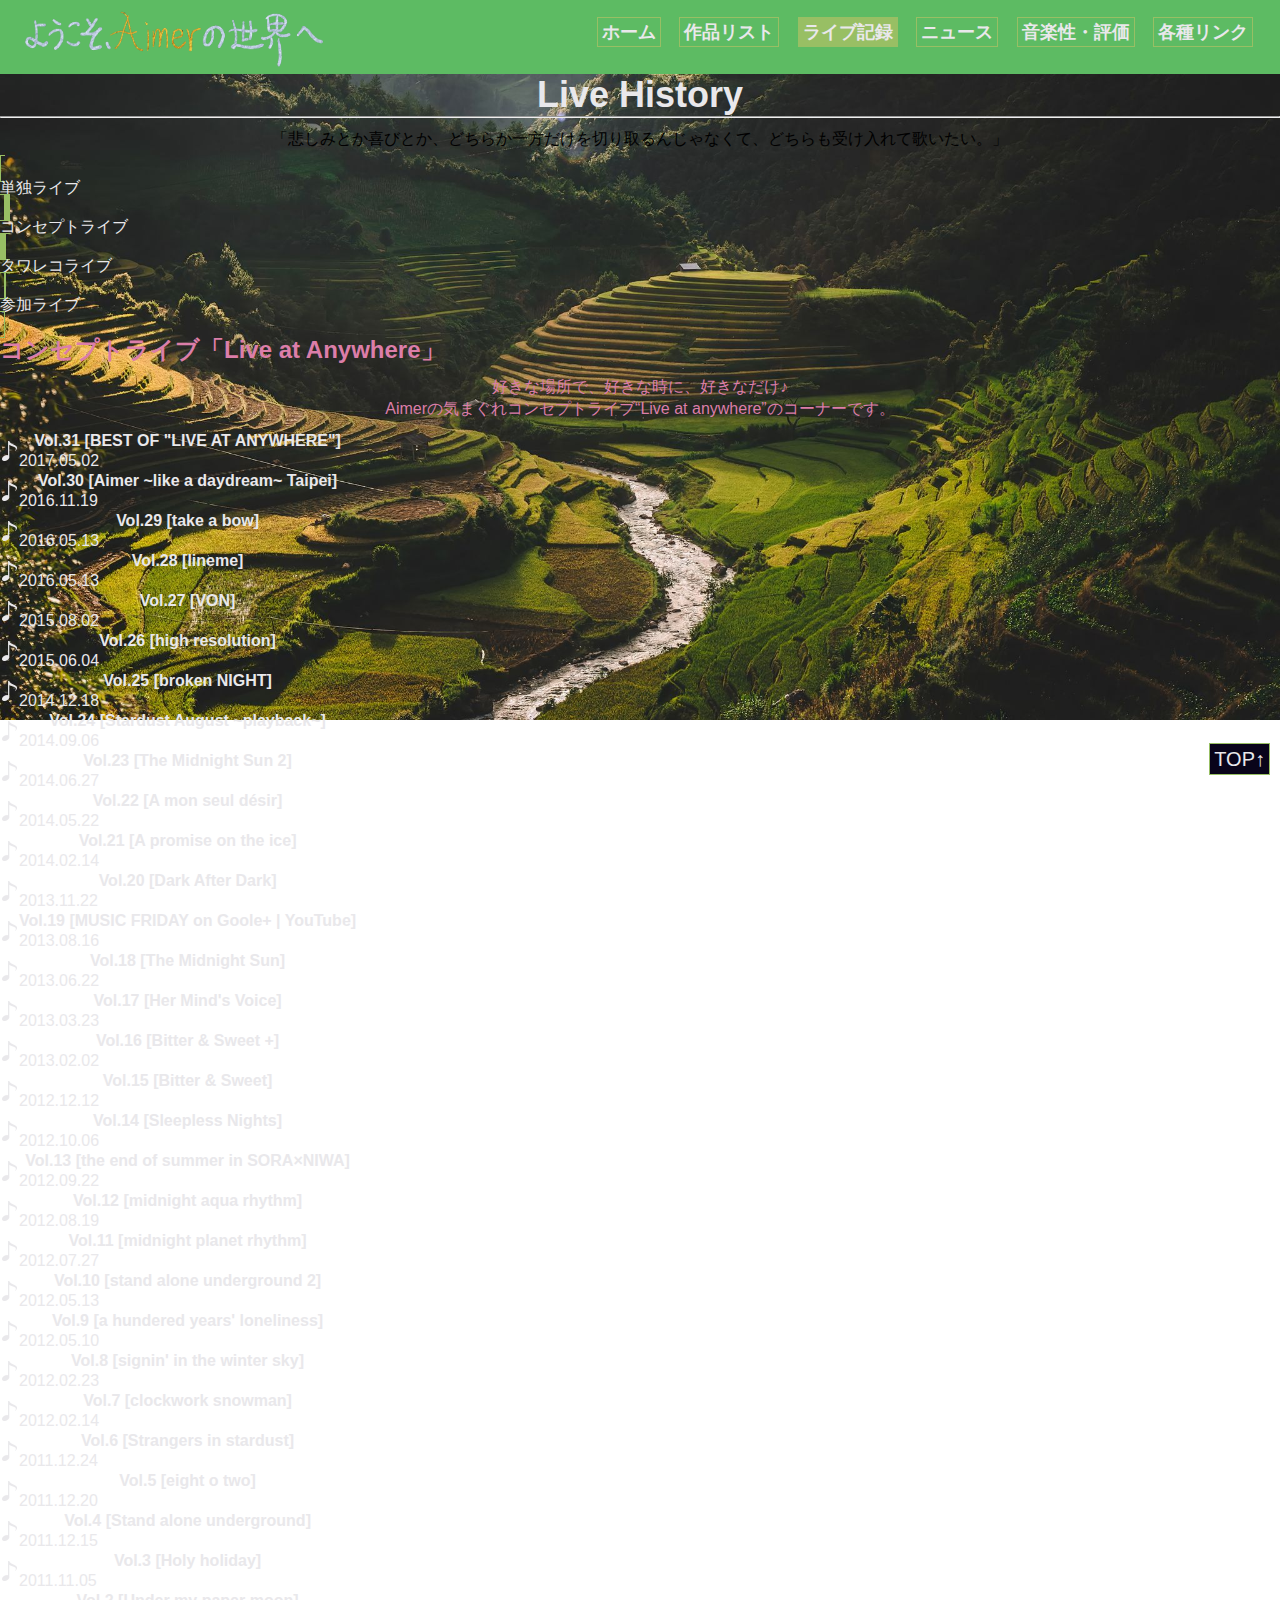
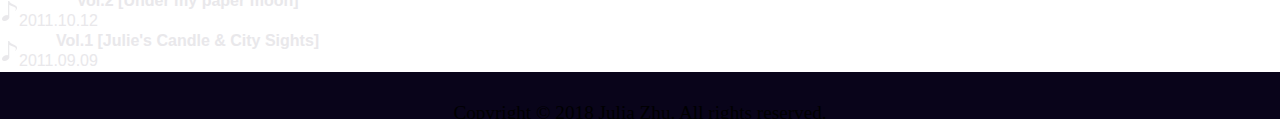
<file: live_concept.html>
<!-- 作成者：朱社佳　クラス：PI11A283 -->
<!DOCTYPE html PUBLIC "-//W3C//DTD XHTML 1.0 Transitional//EN" "http://www.w3.org/TR/xhtml1/DTD/xhtml1-transtional.dtd">
<html>
    <head>
        <meta http-equiv="content-type" content="text/html; charset=utf-8" />
        <meta http-equiv="content-style-type" content="text/css" />
        <title>ライブ記録 | Aimerの世界</title>
        <link rel="stylesheet" type="text/css" href="./css/common.css">
        <link rel="stylesheet" type="text/css" href="./css/live.css">
    </head>

    <body>
        <!-- ページトップへのボタン -->
        <p class="top"><a class="button top" href="#header">TOP↑</a></p>

        <!-- ヘッダー部分 -->
        <div id="header">
            <!-- <h1 id="logo">ようこそ、Aimerの世界へ</h1>  -->
            <img src="./images/logo.png" alt="logo" id="logo">
            <ul class="menu">
                <li class="menu"><a class="button" href="./index.html">ホーム</a></li>
                <li class="menu"><a class="button" href="./disco.html">作品リスト</a></li>
                <li class="menu"><a class="button" href="./live_solo.html" id="highlight">ライブ記録</a></li>
                <li class="menu"><a class="button" href="./news.html">ニュース</a></li>
                <li class="menu"><a class="button" href="./comment.html">音楽性・評価</a></li>
                <li class="menu"><a class="button" href="./link.html">各種リンク</a></li>
            </ul>
        </div>

        <!-- 左側ナビゲーション -->
        <div class="navi">
            <!-- <h1>ライブ記録</h1> ヘッダーメニューはすでに日本語で書いてるので、重複しないよう見出しは英語に変更する -->
            <h1>Live History</h1>
            <hr class="navi">
            <p class="navi">「悲しみとか喜びとか、どちらか一方だけを切り取るんじゃなくて、どちらも受け入れて歌いたい。」</p>
            <ul class="navi">
                <a href="./live_solo.html" class="button navi"><li class="navi">単独ライブ</li></a>
                <a href="./live_concept.html" class="button navi" id="highlight"><li class="navi">コンセプトライブ</li></a>
                <a href="#" class="button navi"><li class="navi">タワレコライブ</li></a>
                <a href="#" class="button navi"><li class="navi">参加ライブ</li></a>
            </ul>
        </div>

        <!-- 右側ライブ記録 -->
        <div id="text">
            <h2 class="pink">コンセプトライブ「Live at Anywhere」</h2>
            <p class="pink">好きな場所で、好きな時に、好きなだけ♪<br>Aimerの気まぐれコンセプトライブ“Live at anywhere”のコーナーです。</p>
            <!-- 箇条書きを使いたかったけど、listの記号画像がなぜか表示されなかった。解決策を見つからずtableに変更した -->
            <table>
                <tr>
                    <th class="mark" rowspan="2"><img src="./images/list3.png" alt="mark"></th><th class="title">Vol.31 [BEST OF "LIVE AT ANYWHERE"]</th>
                </tr>
                <tr>
                    <td class="date">2017.05.02</td>
                </tr>
                <tr>
                    <th class="mark" rowspan="2"><img src="./images/list3.png" alt="mark"></th><th class="title">Vol.30 [Aimer ~like a daydream~ Taipei]</th>
                </tr>
                <tr>
                    <td class="date">2016.11.19</td>
                </tr>
                <tr>
                    <th class="mark" rowspan="2"><img src="./images/list3.png" alt="mark"></th><th class="title">Vol.29 [take a bow]</th>
                </tr>
                <tr>
                    <td class="date">2016.05.13</td>
                </tr>
                <tr>
                    <th class="mark" rowspan="2"><img src="./images/list3.png" alt="mark"></th><th class="title">Vol.28 [lineme]</th>
                </tr>
                <tr>
                    <td class="date">2016.05.13</td>
                </tr>
                <tr>
                    <th class="mark" rowspan="2"><img src="./images/list3.png" alt="mark"></th><th class="title">Vol.27 [VON]</th>
                </tr>
                <tr>
                    <td class="date">2015.08.02</td>
                </tr>
                <tr>
                    <th class="mark" rowspan="2"><img src="./images/list3.png" alt="mark"></th><th class="title">Vol.26 [high resolution]</th>
                </tr>
                <tr>
                    <td class="date">2015.06.04</td>
                </tr>
                <tr>
                    <th class="mark" rowspan="2"><img src="./images/list3.png" alt="mark"></th><th class="title">Vol.25 [broken NIGHT]</th>
                </tr>
                <tr>
                    <td class="date">2014.12.18</td>
                </tr>
                <tr>
                    <th class="mark" rowspan="2"><img src="./images/list3.png" alt="mark"></th><th class="title">Vol.24 [Stardust August ~playback~]</th>
                </tr>
                <tr>
                    <td class="date">2014.09.06</td>
                </tr>
                <tr>
                    <th class="mark" rowspan="2"><img src="./images/list3.png" alt="mark"></th><th class="title">Vol.23 [The Midnight Sun 2]</th>
                </tr>
                <tr>
                    <td class="date">2014.06.27</td>
                </tr>
                <tr>
                    <th class="mark" rowspan="2"><img src="./images/list3.png" alt="mark"></th><th class="title">Vol.22 [A mon seul désir]</th>
                </tr>
                <tr>
                    <td class="date">2014.05.22</td>
                </tr>
                <tr>
                    <th class="mark" rowspan="2"><img src="./images/list3.png" alt="mark"></th><th class="title">Vol.21 [A promise on the ice]</th>
                </tr>
                <tr>
                    <td class="date">2014.02.14</td>
                </tr>
                <tr>
                    <th class="mark" rowspan="2"><img src="./images/list3.png" alt="mark"></th><th class="title">Vol.20 [Dark After Dark]</th>
                </tr>
                <tr>
                    <td class="date">2013.11.22</td>
                </tr>
                <tr>
                    <th class="mark" rowspan="2"><img src="./images/list3.png" alt="mark"></th><th class="title">Vol.19 [MUSIC FRIDAY on Goole+ | YouTube]</th>
                </tr>
                <tr>
                    <td class="date">2013.08.16</td>
                </tr>
                <tr>
                    <th class="mark" rowspan="2"><img src="./images/list3.png" alt="mark"></th><th class="title">Vol.18 [The Midnight Sun]</th>
                </tr>
                <tr>
                    <td class="date">2013.06.22</td>
                </tr>
                <tr>
                    <th class="mark" rowspan="2"><img src="./images/list3.png" alt="mark"></th><th class="title">Vol.17 [Her Mind's Voice]</th>
                </tr>
                <tr>
                    <td class="date">2013.03.23</td>
                </tr>
                <tr>
                    <th class="mark" rowspan="2"><img src="./images/list3.png" alt="mark"></th><th class="title">Vol.16 [Bitter & Sweet +]</th>
                </tr>
                <tr>
                    <td class="date">2013.02.02</td>
                </tr>
                <tr>
                    <th class="mark" rowspan="2"><img src="./images/list3.png" alt="mark"></th><th class="title">Vol.15 [Bitter & Sweet]</th>
                </tr>
                <tr>
                    <td class="date">2012.12.12</td>
                </tr>
                <tr>
                    <th class="mark" rowspan="2"><img src="./images/list3.png" alt="mark"></th><th class="title">Vol.14 [Sleepless Nights]</th>
                </tr>
                <tr>
                    <td class="date">2012.10.06</td>
                </tr>
                <tr>
                    <th class="mark" rowspan="2"><img src="./images/list3.png" alt="mark"></th><th class="title">Vol.13 [the end of summer in SORA×NIWA]</th>
                </tr>
                <tr>
                    <td class="date">2012.09.22</td>
                </tr>
                <tr>
                    <th class="mark" rowspan="2"><img src="./images/list3.png" alt="mark"></th><th class="title">Vol.12 [midnight aqua rhythm]</th>
                </tr>
                <tr>
                    <td class="date">2012.08.19</td>
                </tr>
                <tr>
                    <th class="mark" rowspan="2"><img src="./images/list3.png" alt="mark"></th><th class="title">Vol.11 [midnight planet rhythm]</th>
                </tr>
                <tr>
                    <td class="date">2012.07.27</td>
                </tr>
                <tr>
                    <th class="mark" rowspan="2"><img src="./images/list3.png" alt="mark"></th><th class="title">Vol.10 [stand alone underground 2]</th>
                </tr>
                <tr>
                    <td class="date">2012.05.13</td>
                </tr>
                <tr>
                    <th class="mark" rowspan="2"><img src="./images/list3.png" alt="mark"></th><th class="title">Vol.9 [a hundered years' loneliness]</th>
                </tr>
                <tr>
                    <td class="date">2012.05.10</td>
                </tr>
                <tr>
                    <th class="mark" rowspan="2"><img src="./images/list3.png" alt="mark"></th><th class="title">Vol.8 [signin' in the winter sky]</th>
                </tr>
                <tr>
                    <td class="date">2012.02.23</td>
                </tr>
                <tr>
                    <th class="mark" rowspan="2"><img src="./images/list3.png" alt="mark"></th><th class="title">Vol.7 [clockwork snowman]</th>
                </tr>
                <tr>
                    <td class="date">2012.02.14</td>
                </tr>
                <tr>
                    <th class="mark" rowspan="2"><img src="./images/list3.png" alt="mark"></th><th class="title">Vol.6 [Strangers in stardust]</th>
                </tr>
                <tr>
                    <td class="date">2011.12.24</td>
                </tr>
                <tr>
                    <th class="mark" rowspan="2"><img src="./images/list3.png" alt="mark"></th><th class="title">Vol.5 [eight o two]</th>
                </tr>
                <tr>
                    <td class="date">2011.12.20</td>
                </tr>
                <tr>
                    <th class="mark" rowspan="2"><img src="./images/list3.png" alt="mark"></th><th class="title">Vol.4 [Stand alone underground]</th>
                </tr>
                <tr>
                    <td class="date">2011.12.15</td>
                </tr>
                <tr>
                    <th class="mark" rowspan="2"><img src="./images/list3.png" alt="mark"></th><th class="title">Vol.3 [Holy holiday]</th>
                </tr>
                <tr>
                    <td class="date">2011.11.05</td>
                </tr>
                <tr>
                    <th class="mark" rowspan="2"><img src="./images/list3.png" alt="mark"></th><th class="title">Vol.2 [Under my paper moon]</th>
                </tr>
                <tr>
                    <td class="date">2011.10.12</td>
                </tr>
                <tr>
                    <th class="mark" rowspan="2"><img src="./images/list3.png" alt="mark"></th><th class="title">Vol.1 [Julie's Candle & City Sights]</th>
                </tr>
                <tr>
                    <td class="date">2011.09.09</td>
                </tr>
            </table>
        </div>

        <!-- フッター部分 -->
        <div id="footer">
			<!-- <hr> -->
            <p id="copyright">Copyright &copy; 2018 Julia Zhu. All rights reserved.
        </div>
    </body>
</html>
</file>
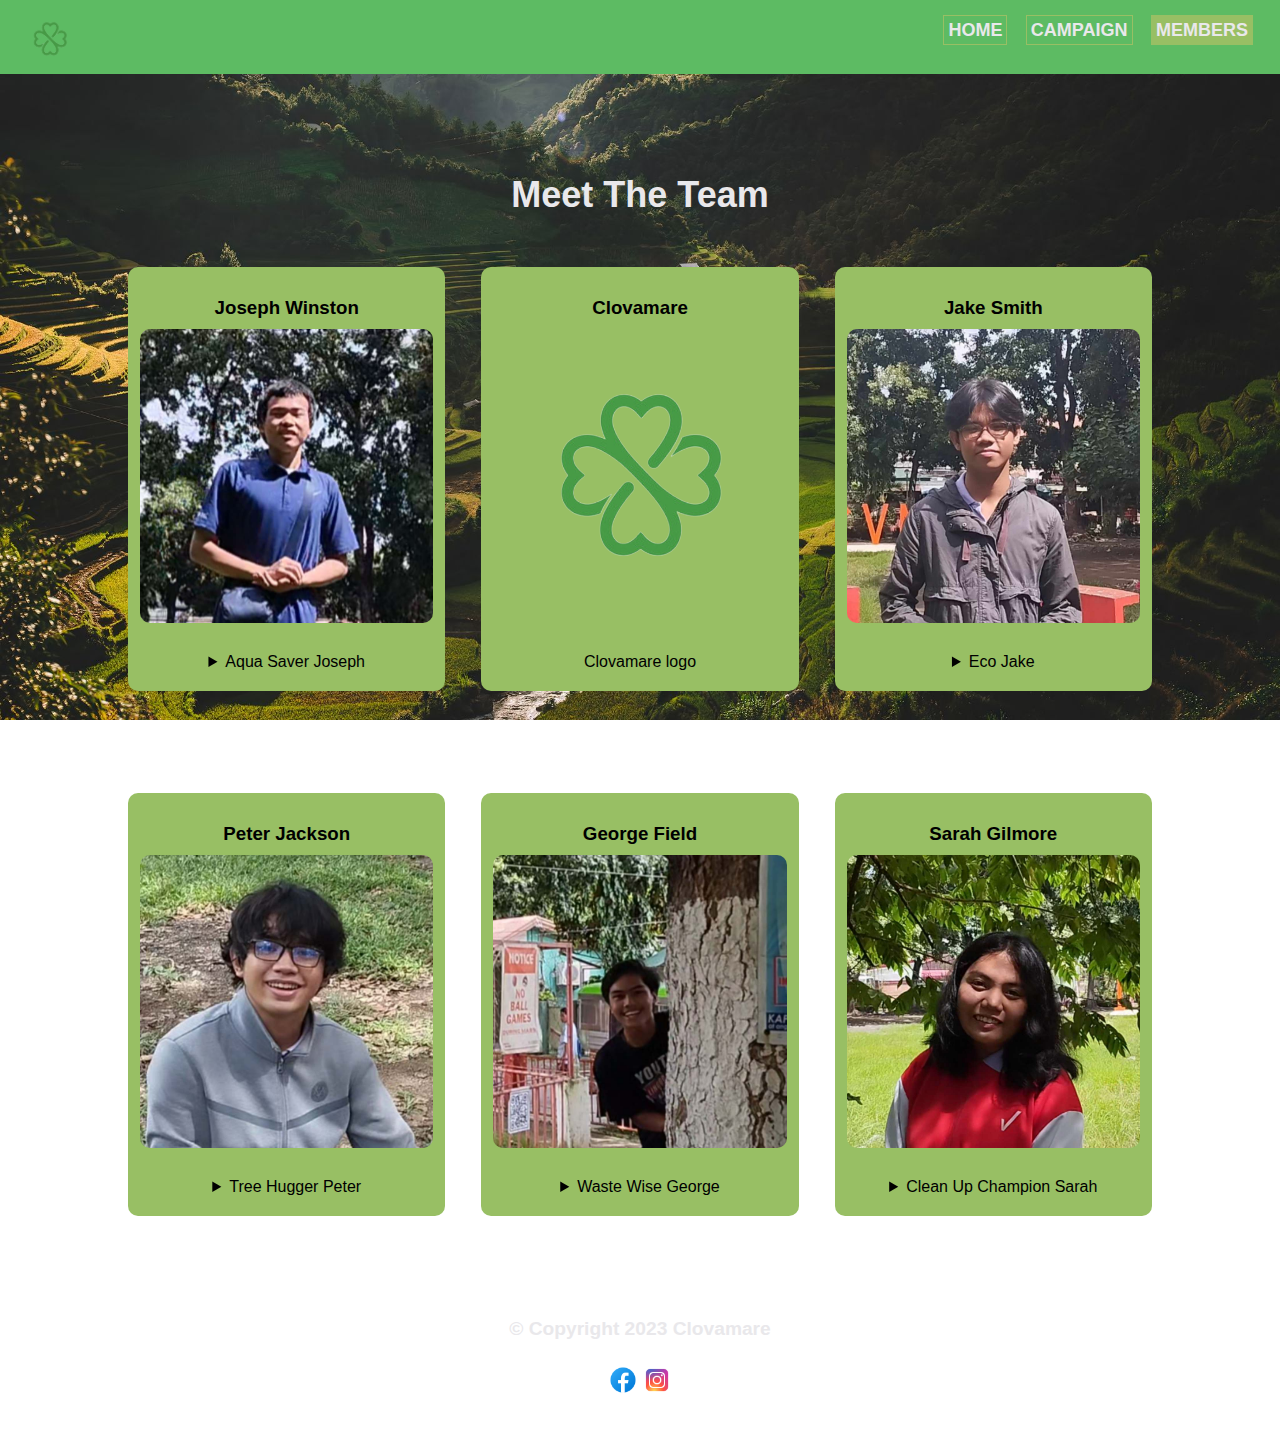
<file: live_solo.html>
<!-- 作成者：朱社佳　クラス：PI11A283 -->
<!DOCTYPE html PUBLIC "-//W3C//DTD XHTML 1.0 Transitional//EN" "http://www.w3.org/TR/xhtml1/DTD/xhtml1-transtional.dtd">
<html>
    <head>
        <meta http-equiv="content-type" content="text/html; charset=utf-8" />
        <meta http-equiv="content-style-type" content="text/css" />
        <title>MEMBERS</title>
        <link rel="stylesheet" type="text/css" href="./css/common.css">
        <link rel="stylesheet" type="text/css" href="./css/live.css">
    </head>

    <body>
        <!-- ヘッダー部分 -->
        <div id="header">
            <!-- <h1 id="logo">ようこそ、Aimerの世界へ</h1>  -->
            <img src="./images/cloverlogo.png" alt="logo" id="logo">
            <ul class="menu">
                <li class="menu"><a class="button" href="./index.html">HOME</a></li>
                <li class="menu"><a class="button" href="./disco.html">CAMPAIGN</a></li>
                <li class="menu"><a class="button" href="./live_solo.html" id="highlight">MEMBERS</a></li>
            </ul>
        </div>

<!------ Course ------>

<section class="course">
    <h1>Meet The Team</h1>
    <div class="row">
        <div class="course-col">
            <h3>Joseph Winston</h3>
        <div class="image1">
            <img src="images/MEMBERS/ARIS.jpg">
            <details>
                <summary>Aqua Saver Joseph</summary>
                <p>Joseph is all about the precious resource of water. Through engaging content, he sheds light on the importance of water conservation and shares practical tips for reducing water usage. His goal is to inspire a ripple effect of mindful water habits among his followers.</p>
            </details>
        </div>
        </div>
        <div class="course-col">
            <h3>Clovamare</h3>
        <div class="image2">
            <img src="images/cloverlogo.png">
            <summary>Clovamare logo</summary>
        </div>
        </div>
        <div class="course-col">
            <h3>Jake Smith</h3>
        <div class="image3">
            <img src="images/MEMBERS/JAIRUS.jpg">
            <details>
                <summary>Eco Jake</summary>
                <p>Leading the charge against plastic pollution, Jake is an advocate for eco-friendly alternatives. With a focus on ditching single-use plastics for reusable bags, he educates her followers on the importance of this simple switch for a cleaner, greener planet.</p>
            </details>
        </div>
        </div>
    </div>

<!-----AKKSLKJDA-->

<section class="second-col">
    <div class="row">
        <div class="course-col-col">
            <h3>Peter Jackson</h3>
        <div class="image4">
            <img src="images/MEMBERS/SOFIAN.jpg">
            <details>
                <summary>Tree Hugger Peter</summary>
                <p>Peter's passion lies in fostering a green future through tree planting initiatives. With a camera in one hand and a sapling in the other, he chronicles his journey of transforming communities and encourages his followers to join the movement for a more sustainable and leafy world.</p>
            </details>
        </div>
        </div>
        <div class="course-col-col">
            <h3>George Field</h3>
        <div class="image5">
            <img src="images/MEMBERS/XEDRICK.jpg">
            <details>
                <summary>Waste Wise George</summary>
                <p>George is on a mission to revolutionize waste disposal habits. From recycling tips to waste reduction strategies, he guides his community towards a zero-waste lifestyle, emphasizing the impact of responsible waste management on the environment.</p>
            </details>
        </div>
        </div>
        <div class="course-col-col">
            <h3>Sarah Gilmore</h3>
        <div class="image6">
            <img src="images/MEMBERS/YUNI.jpg">
            <details>
                <summary>Clean Up Champion Sarah</summary>
                <p>    Sarah is the driving force behind community cleanups. With gloves on and a determination to make a difference, she organizes and participates in local cleanups, urging her followers to roll up their sleeves and actively contribute to keeping their communities litter-free.</p>
            </details>
        </div>
        </div>
    </div>
    
</section>
</section>
<!-- --- Footer ------->

<section class="footer">
    <h4>&copy; Copyright 2023 Clovamare</h4>
    <div class="icons">
        <a href="https://www.facebook.com/profile.php?id=61552760772944" target="_blank" rel="noopener noreferrer"><img src="images/icons/icons8-facebook-48.png"></a>
        <a href="https://www.instagram.com/clovamare_official/?igshid=NzZlODBkYWE4Ng%3D%3D&fbclid=IwAR22Xws50YQbjUmsAQatyJmTBkkqzJFW62_-9wpO9WqQrqb3qVEBbvLPlDk" target="_blank" rel="noopener noreferrer"><img src="images/icons/icons8-instagram-48.png"></a>
    </div>
</section>
</body>
</html>
</file>
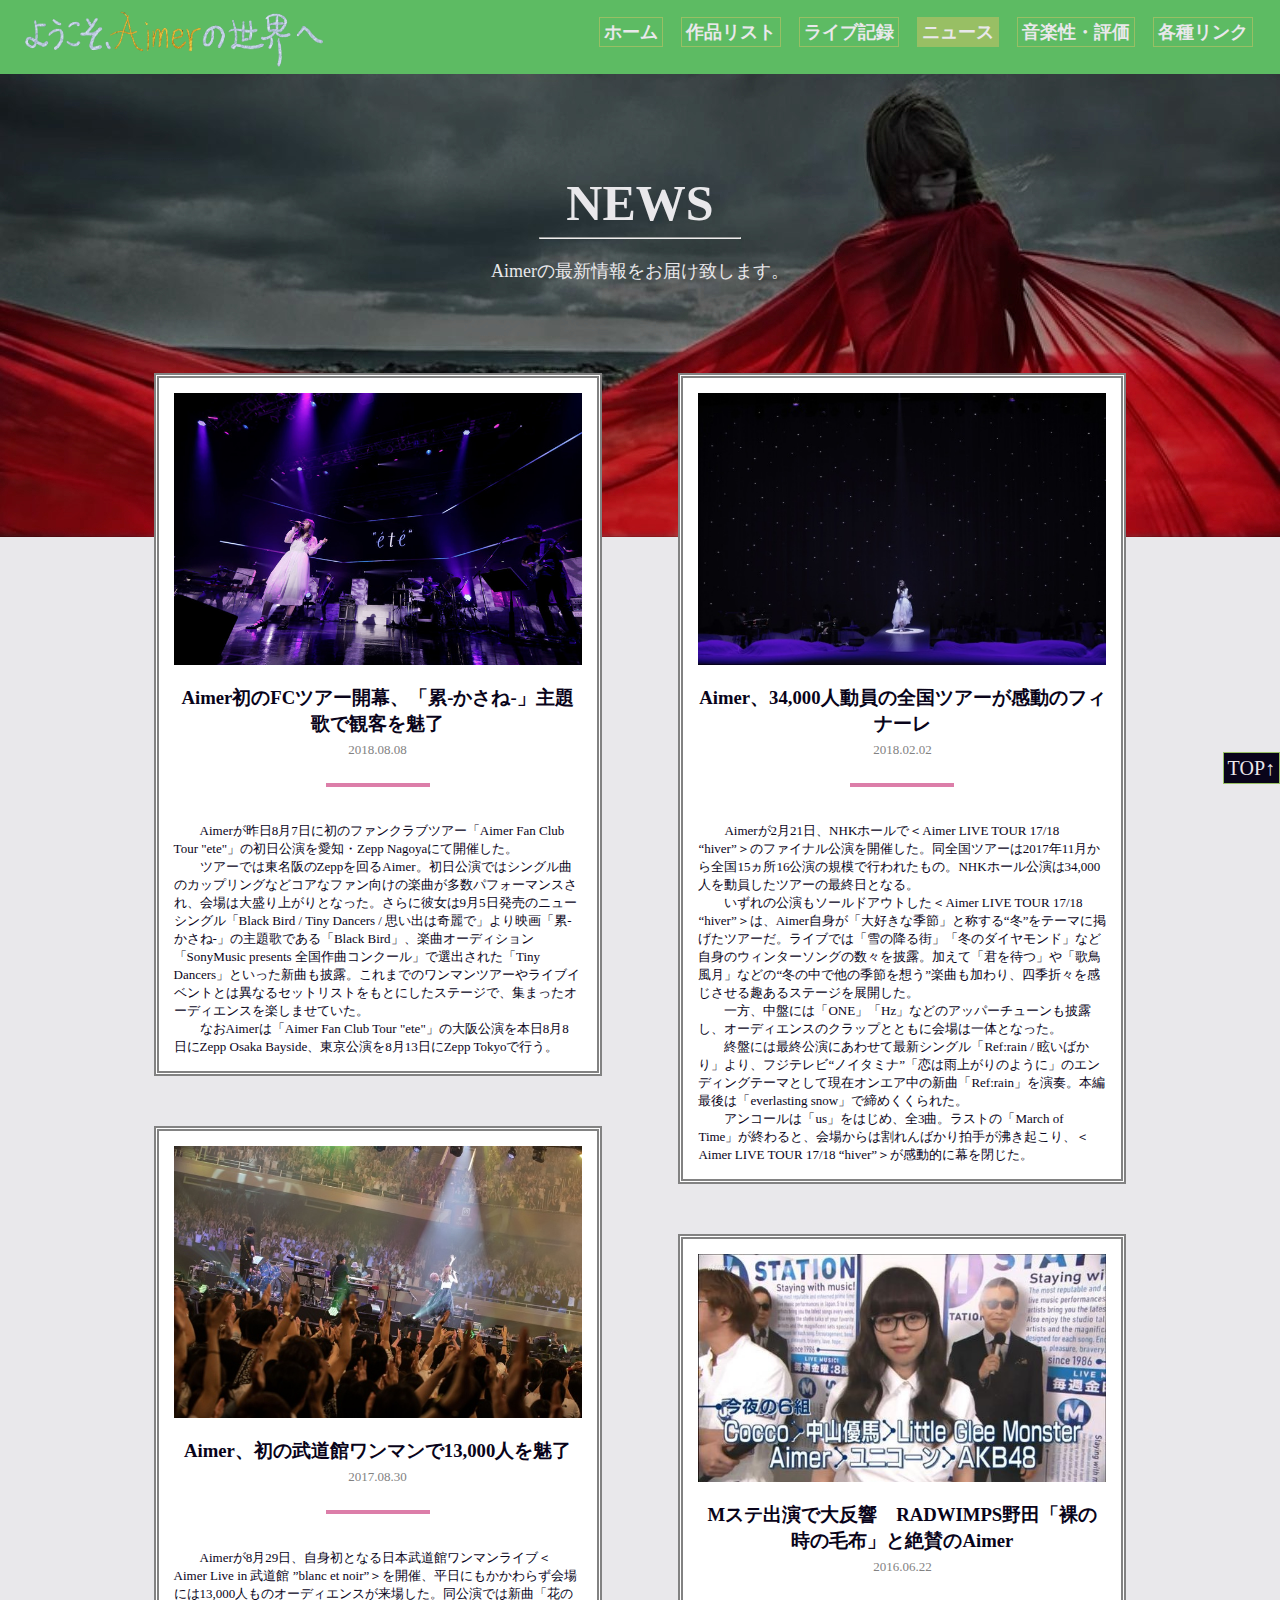
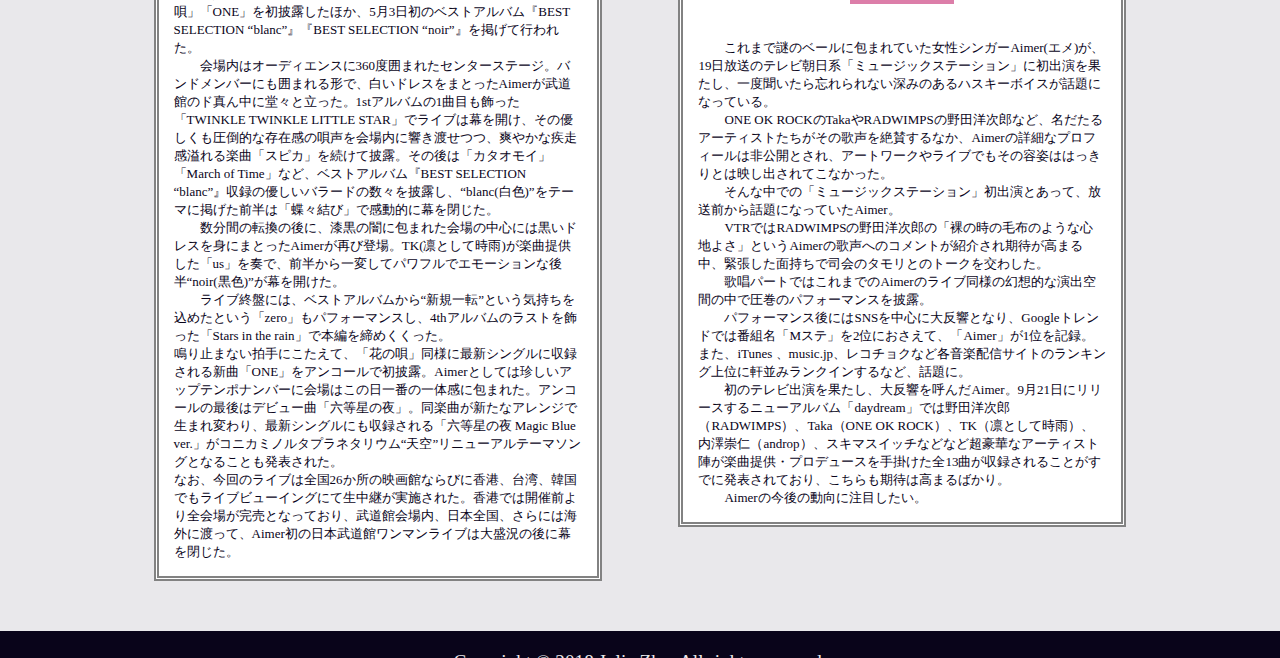
<file: news.html>
<!-- 作成者：朱社佳　クラス：PI11A283 -->
<!DOCTYPE html PUBLIC "-//W3C//DTD XHTML 1.0 Transitional//EN" "http://www.w3.org/TR/xhtml1/DTD/xhtml1-transtional.dtd">
<html>
    <head>
        <meta http-equiv="content-type" content="text/html; charset=utf-8" />
        <meta http-equiv="content-style-type" content="text/css" />
        <title>ニュース | Aimerの世界</title>
        <link rel="stylesheet" type="text/css" href="./css/common.css">
        <link rel="stylesheet" type="text/css" href="./css/news.css">
    </head>

    <body>
        <!-- ページトップへのボタン -->
        <p class="top"><a class="button top" href="#header">TOP↑</a></p>

        <!-- ヘッダー部分 -->
        <div id="header">
            <!-- <h1 id="logo">ようこそ、Aimerの世界へ</h1>  -->
            <img src="./images/logo.png" alt="logo" id="logo">
            <ul class="menu">
                <li class="menu"><a class="button" href="./index.html">ホーム</a></li>
                <li class="menu"><a class="button" href="./disco.html">作品リスト</a></li>
                <li class="menu"><a class="button" href="./live_solo.html">ライブ記録</a></li>
                <li class="menu"><a class="button" href="./news.html" id="highlight">ニュース</a></li>
                <li class="menu"><a class="button" href="./comment.html">音楽性・評価</a></li>
                <li class="menu"><a class="button" href="./link.html">各種リンク</a></li>
            </ul>
        </div>

        <!-- 見出し部分 -->
        <div class="title">
            <h1>NEWS</h1>
            <hr class="title">
            <p class="title">Aimerの最新情報をお届け致します。</p>
        </div>

        <!-- ニュース内容部分 -->
        <div>
            <!-- 左コラム -->
            <div id="col1">
                <!-- テキストボックス１ -->
                <div class="text">
                    <img src="./images/news1.jpg" alt="news1" class="text">
                    <h3>Aimer初のFCツアー開幕、「累-かさね-」主題歌で観客を魅了</h3>
                    <p class="date">2018.08.08</p>
                    <hr class="text">
                    <p class="text">　　Aimerが昨日8月7日に初のファンクラブツアー「Aimer Fan Club Tour "ete"」の初日公演を愛知・Zepp Nagoyaにて開催した。<br>
                        　　ツアーでは東名阪のZeppを回るAimer。初日公演ではシングル曲のカップリングなどコアなファン向けの楽曲が多数パフォーマンスされ、会場は大盛り上がりとなった。さらに彼女は9月5日発売のニューシングル「Black Bird / Tiny Dancers / 思い出は奇麗で」より映画「累-かさね-」の主題歌である「Black Bird」、楽曲オーディション「SonyMusic presents 全国作曲コンクール」で選出された「Tiny Dancers」といった新曲も披露。これまでのワンマンツアーやライブイベントとは異なるセットリストをもとにしたステージで、集まったオーディエンスを楽しませていた。<br>
                        　　なおAimerは「Aimer Fan Club Tour "ete"」の大阪公演を本日8月8日にZepp Osaka Bayside、東京公演を8月13日にZepp Tokyoで行う。
                    </p>
                </div>
                <!-- テキストボックス２ -->
                <div class="text">
                    <img src="./images/news3.jpg" alt="news3" class="text">
                    <h3>Aimer、初の武道館ワンマンで13,000人を魅了</h3>
                    <p class="date">2017.08.30</p>
                    <hr class="text">
                    <p class="text">　　Aimerが8月29日、自身初となる日本武道館ワンマンライブ＜Aimer Live in 武道館 ”blanc et noir”＞を開催、平日にもかかわらず会場には13,000人ものオーディエンスが来場した。同公演では新曲「花の唄」「ONE」を初披露したほか、5月3日初のベストアルバム『BEST SELECTION “blanc”』『BEST SELECTION “noir”』を掲げて行われた。<br>
                        　　会場内はオーディエンスに360度囲まれたセンターステージ。バンドメンバーにも囲まれる形で、白いドレスをまとったAimerが武道館のド真ん中に堂々と立った。1stアルバムの1曲目も飾った「TWINKLE TWINKLE LITTLE STAR」でライブは幕を開け、その優しくも圧倒的な存在感の唄声を会場内に響き渡せつつ、爽やかな疾走感溢れる楽曲「スピカ」を続けて披露。その後は「カタオモイ」「March of Time」など、ベストアルバム『BEST SELECTION “blanc”』収録の優しいバラードの数々を披露し、“blanc(白色)”をテーマに掲げた前半は「蝶々結び」で感動的に幕を閉じた。<br>
                        　　数分間の転換の後に、漆黒の闇に包まれた会場の中心には黒いドレスを身にまとったAimerが再び登場。TK(凛として時雨)が楽曲提供した「us」を奏で、前半から一変してパワフルでエモーションな後半“noir(黒色)”が幕を開けた。<br>
                        　　ライブ終盤には、ベストアルバムから“新規一転”という気持ちを込めたという「zero」もパフォーマンスし、4thアルバムのラストを飾った「Stars in the rain」で本編を締めくくった。<br>
                        鳴り止まない拍手にこたえて、「花の唄」同様に最新シングルに収録される新曲「ONE」をアンコールで初披露。Aimerとしては珍しいアップテンポナンバーに会場はこの日一番の一体感に包まれた。アンコールの最後はデビュー曲「六等星の夜」。同楽曲が新たなアレンジで生まれ変わり、最新シングルにも収録される「六等星の夜 Magic Blue ver.」がコニカミノルタプラネタリウム“天空”リニューアルテーマソングとなることも発表された。<br>
                        なお、今回のライブは全国26か所の映画館ならびに香港、台湾、韓国でもライブビューイングにて生中継が実施された。香港では開催前より全会場が完売となっており、武道館会場内、日本全国、さらには海外に渡って、Aimer初の日本武道館ワンマンライブは大盛況の後に幕を閉じた。<br>
                    </p>
                </div>
            </div>
            <!-- テキストボックス３ -->
            <div id="col2">
                <div class="text">
                    <img src="./images/news2.jpg" alt="news2" class="text">
                    <h3>Aimer、34,000人動員の全国ツアーが感動のフィナーレ</h3>
                    <p class="date">2018.02.02</p>
                    <hr class="text">
                    <p class="text">　　Aimerが2月21日、NHKホールで＜Aimer LIVE TOUR 17/18 “hiver”＞のファイナル公演を開催した。同全国ツアーは2017年11月から全国15ヵ所16公演の規模で行われたもの。NHKホール公演は34,000人を動員したツアーの最終日となる。<br>
                        　　いずれの公演もソールドアウトした＜Aimer LIVE TOUR 17/18 “hiver”＞は、Aimer自身が「大好きな季節」と称する“冬”をテーマに掲げたツアーだ。ライブでは「雪の降る街」「冬のダイヤモンド」など自身のウィンターソングの数々を披露。加えて「君を待つ」や「歌鳥風月」などの“冬の中で他の季節を想う”楽曲も加わり、四季折々を感じさせる趣あるステージを展開した。<br>
                        　　一方、中盤には「ONE」「Hz」などのアッパーチューンも披露し、オーディエンスのクラップとともに会場は一体となった。<br>
                        　　終盤には最終公演にあわせて最新シングル「Ref:rain / 眩いばかり」より、フジテレビ“ノイタミナ”「恋は雨上がりのように」のエンディングテーマとして現在オンエア中の新曲「Ref:rain」を演奏。本編最後は「everlasting snow」で締めくくられた。<br>
                        　　アンコールは「us」をはじめ、全3曲。ラストの「March of Time」が終わると、会場からは割れんばかり拍手が沸き起こり、＜Aimer LIVE TOUR 17/18 “hiver”＞が感動的に幕を閉じた。
                    </p>
                </div>
                <!-- テキストボックス４ -->
                <div class="text">
                    <img src="./images/news4.jpg" alt="news2" class="text">
                    <h3>Mステ出演で大反響　RADWIMPS野田「裸の時の毛布」と絶賛のAimer</h3>
                    <p class="date">2016.06.22</p>
                    <hr class="text">
                    <p class="text">　　これまで謎のベールに包まれていた女性シンガーAimer(エメ)が、19日放送のテレビ朝日系「ミュージックステーション」に初出演を果たし、一度聞いたら忘れられない深みのあるハスキーボイスが話題になっている。<br>
                        　　ONE OK ROCKのTakaやRADWIMPSの野田洋次郎など、名だたるアーティストたちがその歌声を絶賛するなか、Aimerの詳細なプロフィールは非公開とされ、アートワークやライブでもその容姿ははっきりとは映し出されてこなかった。<br>
                        　　そんな中での「ミュージックステーション」初出演とあって、放送前から話題になっていたAimer。<br>
                        　　VTRではRADWIMPSの野田洋次郎の「裸の時の毛布のような心地よさ」というAimerの歌声へのコメントが紹介され期待が高まる中、緊張した面持ちで司会のタモリとのトークを交わした。<br>
                        　　歌唱パートではこれまでのAimerのライブ同様の幻想的な演出空間の中で圧巻のパフォーマンスを披露。<br>
                        　　パフォーマンス後にはSNSを中心に大反響となり、Googleトレンドでは番組名「Mステ」を2位におさえて、「Aimer」が1位を記録。また、iTunes 、music.jp、レコチョクなど各音楽配信サイトのランキング上位に軒並みランクインするなど、話題に。<br>
                        　　初のテレビ出演を果たし、大反響を呼んだAimer。9月21日にリリースするニューアルバム「daydream」では野田洋次郎（RADWIMPS）、Taka（ONE OK ROCK）、TK（凛として時雨）、内澤崇仁（androp）、スキマスイッチなどなど超豪華なアーティスト陣が楽曲提供・プロデュースを手掛けた全13曲が収録されることがすでに発表されており、こちらも期待は高まるばかり。<br>
                        　　Aimerの今後の動向に注目したい。
                    </p>
                </div>
            </div>
        </div>


        <!-- フッター部分 -->
        <div id="footer">
            <!-- <hr> -->
            <p id="copyright">Copyright &copy; 2018 Julia Zhu. All rights reserved.</p>
        </div>
    </body>
</html>
</file>
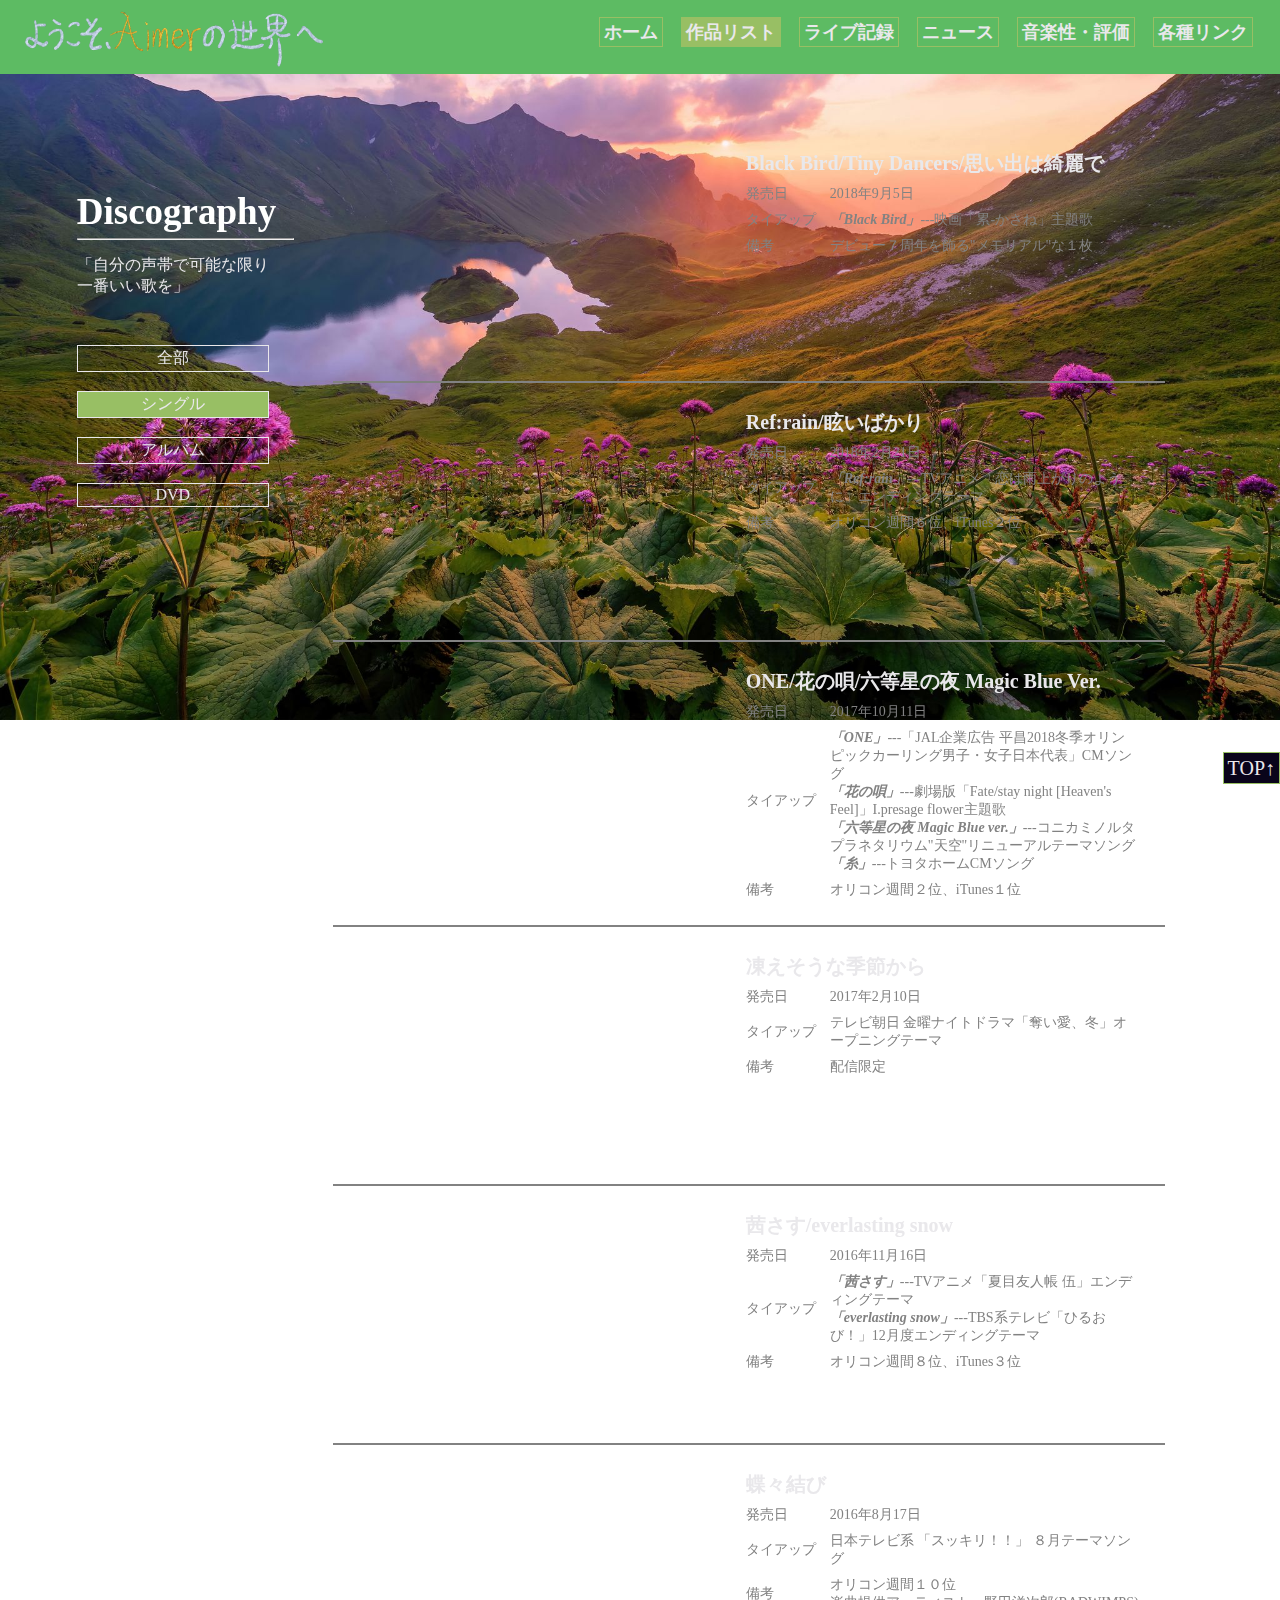
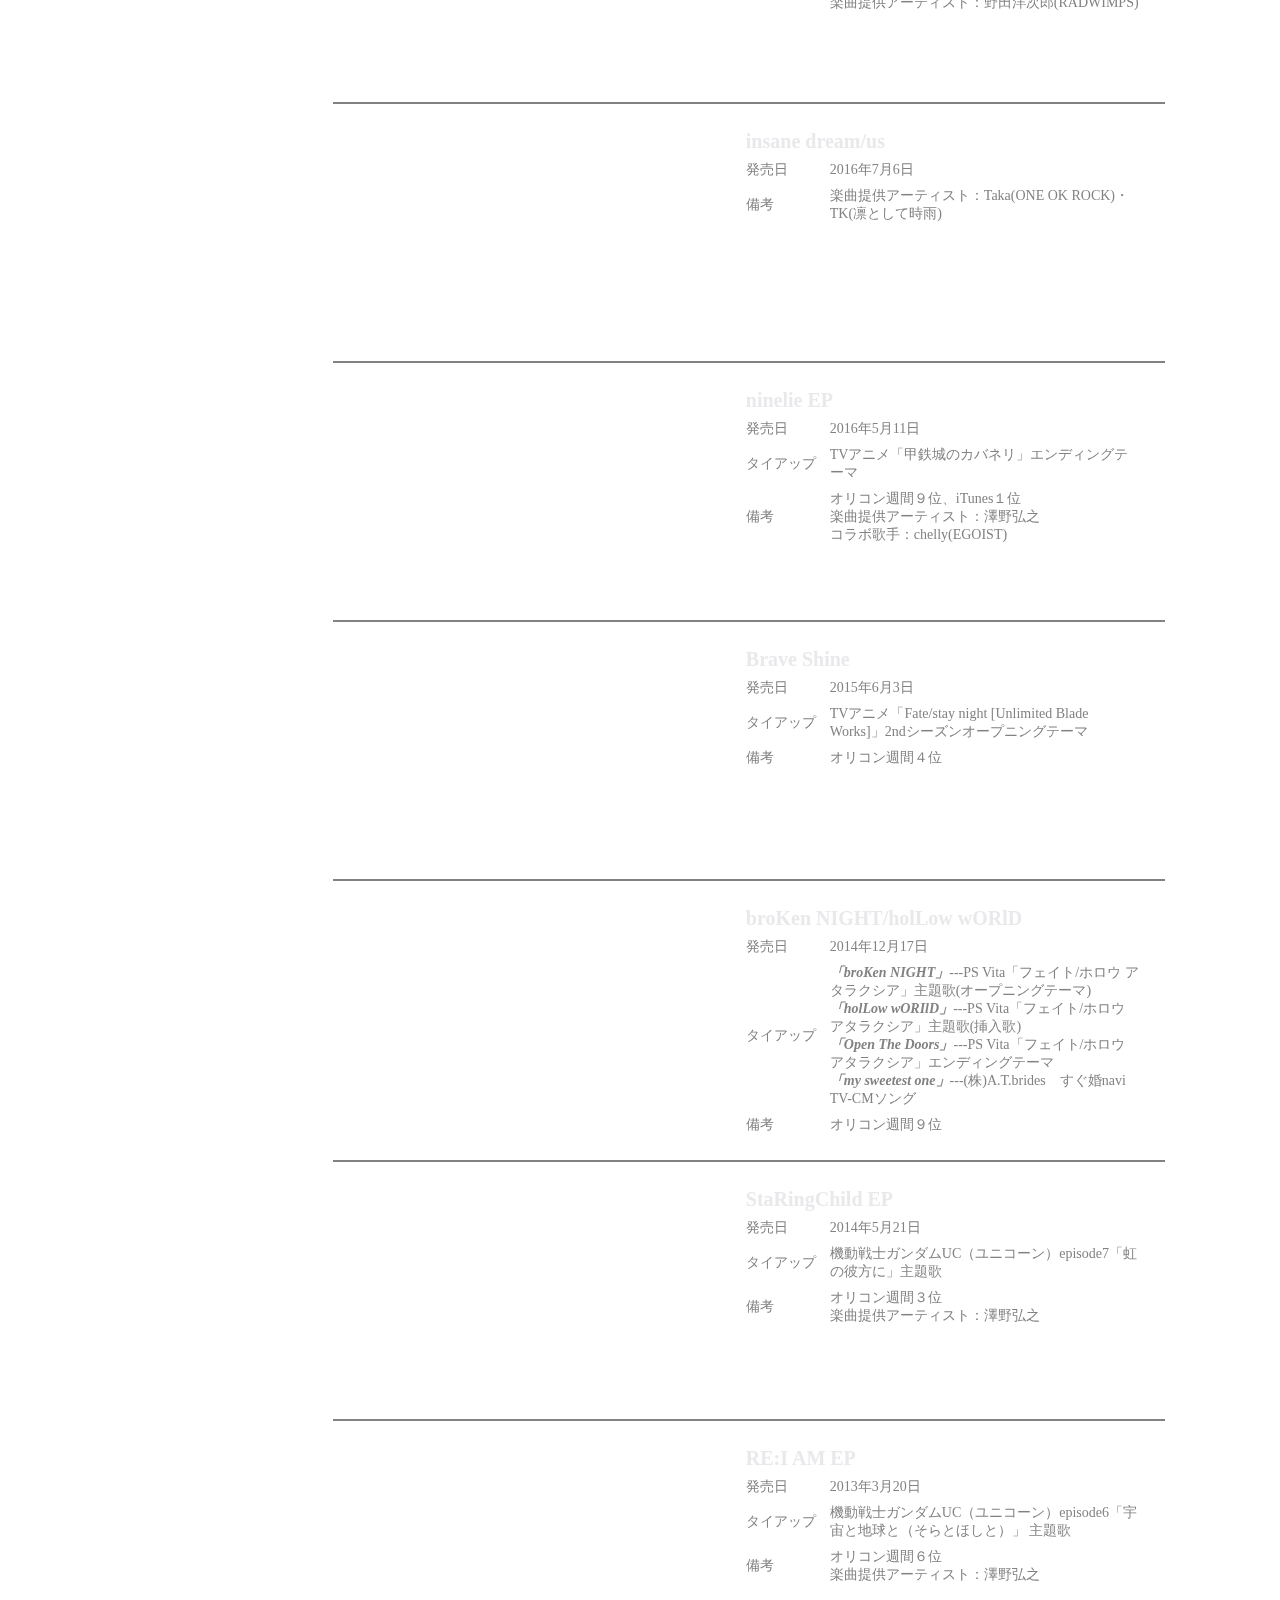
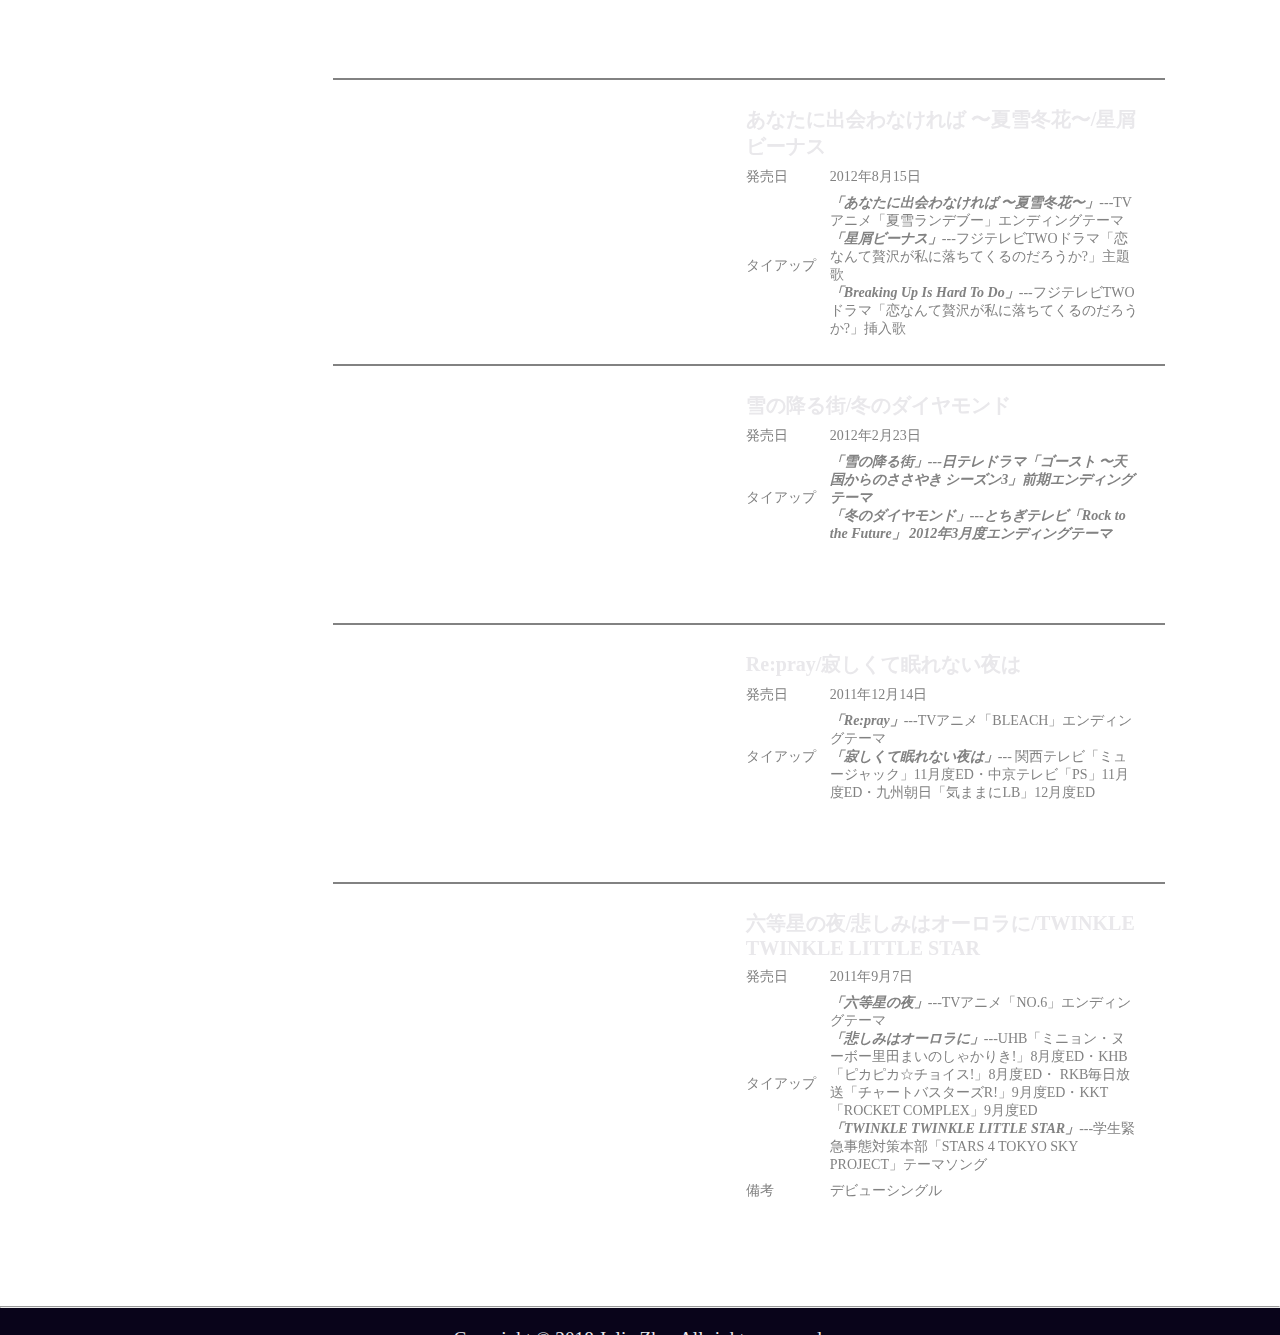
<file: single.html>
<!-- 作成者：朱社佳　クラス：PI11A283 -->
<!DOCTYPE html PUBLIC "-//W3C//DTD XHTML 1.0 Transitional//EN" "http://www.w3.org/TR/xhtml1/DTD/xhtml1-transtional.dtd">
<html>
    <head>
        <meta http-equiv="content-type" content="text/html; charset=utf-8" />
        <meta http-equiv="content-style-type" content="text/css" />
        <title>作品リスト | Aimerの世界</title>
        <link rel="stylesheet" type="text/css" href="./css/common.css">
        <link rel="stylesheet" type="text/css" href="./css/disco.css">
    </head>

    <body>
        <!-- ページトップへのボタン -->
        <p class="top"><a class="button top" href="#header">TOP↑</a></p>

        <!-- ヘッダー部分 -->
        <div id="header">
            <!-- <h1 id="logo">ようこそ、Aimerの世界へ</h1>  -->
            <img src="./images/logo.png" alt="logo" id="logo">
            <ul class="menu">
                <li class="menu"><a class="button" href="./index.html">ホーム</a></li>
                <li class="menu"><a class="button" href="./disco.html" id="highlight">作品リスト</a></li>
                <li class="menu"><a class="button" href="./live_solo.html">ライブ記録</a></li>
                <li class="menu"><a class="button" href="./news.html">ニュース</a></li>
                <li class="menu"><a class="button" href="./comment.html">音楽性・評価</a></li>
                <li class="menu"><a class="button" href="./link.html">各種リンク</a></li>
            </ul>
        </div>

        <!-- 左側ナビゲーション -->
        <div class="navi">
            <h1>Discography</h1>
            <hr class="navi">
            <p class="navi">「自分の声帯で可能な限り一番いい歌を」</p>
            <ul class="navi">
                <a href="./disco.html" class="navi"><li class="navi">全部</li></a>
                <a href="./single.html" class="navi" id="highlight"><li class="navi">シングル</li></a>
                <a href="./album.html" class="navi"><li class="navi">アルバム</li></a>
                <a href="./dvd.html" class="navi"><li class="navi">DVD</li></a>
            </ul>
        </div>

        <!-- 左側は動画、右側は作品情報 -->
        <div id="text">
            <iframe class="video" width="350" height="197" src="https://www.youtube.com/embed/ax8DmYyx9Ms" frameborder="0" allow="autoplay; encrypted-media" allowfullscreen></iframe>
            <table>
                <tr>
                    <th colspan="2">Black Bird/Tiny Dancers/思い出は綺麗で</th>
                </tr>
                <tr>
                    <td>発売日</td><td>2018年9月5日</td>
                </tr>
                <tr>
                    <td class="cell">タイアップ</td><td><em>「Black Bird」</em>---映画「累-かさね」主題歌</td>
                </tr>
                <tr>
                    <td>備考</td><td>デビュー７周年を飾る"メモリアル"な１枚</td>
                </tr>
            </table>
            <hr class="long">
            <iframe class="video" width="350" height="197" src="https://www.youtube.com/embed/mvkbCZfwWzA" frameborder="0" allow="autoplay; encrypted-media" allowfullscreen></iframe>
            <table>
                <tr>
                    <th colspan="2">Ref:rain/眩いばかり</th>
                </tr>
                <tr>
                    <td>発売日</td><td>2018年2月21日</td>
                </tr>
                <tr>
                    <td class="cell">タイアップ</td><td><em>「Ref:rain」</em>---TVアニメ「恋は雨上がりのように」エンディングテーマ</td>
                </tr>
                <tr>
                    <td>備考</td><td>オリコン週間６位、iTunes２位</td>
                </tr>
            </table>
            <hr class="long">
            <iframe class="video" width="350" height="197" src="https://www.youtube.com/embed/0F9RHJfiR9I" frameborder="0" allow="autoplay; encrypted-media" allowfullscreen></iframe>
            <table>
                <tr>
                    <th colspan="2">ONE/花の唄/六等星の夜 Magic Blue Ver.</th>
                </tr>
                <tr>
                    <td>発売日</td><td>2017年10月11日</td>
                </tr>
                <tr>
                    <td class="cell">タイアップ</td>
                    <td><em>「ONE」</em>---「JAL企業広告 平昌2018冬季オリンピックカーリング男子・女子日本代表」CMソング<br>
                        <em>「花の唄」</em>---劇場版「Fate/stay night [Heaven's Feel]」I.presage flower主題歌<br>
                        <em>「六等星の夜 Magic Blue ver.」</em>---コニカミノルタプラネタリウム"天空"リニューアルテーマソング<br>
                        <em>「糸」</em>---トヨタホームCMソング</td>
                </tr>
                <tr>
                    <td>備考</td><td>オリコン週間２位、iTunes１位</td>
                </tr>
            </table>
            <hr class="long">
            <iframe class="video" width="350" height="197" src="https://www.youtube.com/embed/MDVzQa-lfbc?start=14" frameborder="0" allow="autoplay; encrypted-media" allowfullscreen></iframe>
            <table>
                <tr>
                    <th colspan="2">凍えそうな季節から</th>
                </tr>
                <tr>
                    <td>発売日</td><td>2017年2月10日</td>
                </tr>
                <tr>
                    <td class="cell">タイアップ</td><td>テレビ朝日 金曜ナイトドラマ「奪い愛、冬」オープニングテーマ</td>
                </tr>
                <tr>
                    <td>備考</td><td>配信限定</td>
                </tr>
            </table>
            <hr class="long">
            <iframe class="video" width="350" height="197" src="https://www.youtube.com/embed/vgFCRaymmI4" frameborder="0" allow="autoplay; encrypted-media" allowfullscreen></iframe>
            <table>
                <tr>
                    <th colspan="2">茜さす/everlasting snow</th>
                </tr>
                <tr>
                    <td>発売日</td><td>2016年11月16日</td>
                </tr>
                <tr>
                    <td class="cell">タイアップ</td><td><em>「茜さす」</em>---TVアニメ「夏目友人帳 伍」エンディングテーマ<br><em>「everlasting snow」</em>---TBS系テレビ「ひるおび！」12月度エンディングテーマ</td>
                </tr>
                <tr>
                    <td>備考</td><td>オリコン週間８位、iTunes３位</td>
                </tr>
            </table>
            <hr class="long">
            <iframe class="video" width="350" height="197" src="https://www.youtube.com/embed/Du_5wIB26-M" frameborder="0" allow="autoplay; encrypted-media" allowfullscreen></iframe>
            <table>
                <tr>
                    <th colspan="2">蝶々結び</th>
                </tr>
                <tr>
                    <td>発売日</td><td>2016年8月17日</td>
                </tr>
                <tr>
                    <td class="cell">タイアップ</td><td>日本テレビ系 「スッキリ！！」 ８月テーマソング</td>
                </tr>
                <tr>
                    <td>備考</td><td>オリコン週間１０位<br>楽曲提供アーティスト：野田洋次郎(RADWIMPS)</td>
                </tr>
            </table>
            <hr class="long">
            <iframe class="video" width="350" height="197" src="https://www.youtube.com/embed/K4aGv0NMUkc" frameborder="0" allow="autoplay; encrypted-media" allowfullscreen></iframe>
            <table>
                <tr>
                    <th colspan="2">insane dream/us</th>
                </tr>
                <tr>
                    <td class="cell">発売日</td><td>2016年7月6日</td>
                </tr>
                <tr>
                    <td>備考</td><td>楽曲提供アーティスト：Taka(ONE OK ROCK)・TK(凛として時雨)</td>
                </tr>
            </table>
            <hr class="long">
            <iframe class="video" width="350" height="197" src="https://www.youtube.com/embed/sjY9bLheJ_E" frameborder="0" allow="autoplay; encrypted-media" allowfullscreen></iframe>
            <table>
                <tr>
                    <th colspan="2">ninelie EP</th>
                </tr>
                <tr>
                    <td>発売日</td><td>2016年5月11日</td>
                </tr>
                <tr>
                    <td class="cell">タイアップ</td><td>TVアニメ「甲鉄城のカバネリ」エンディングテーマ</td>
                </tr>
                <tr>
                    <td>備考</td><td>オリコン週間９位、iTunes１位<br>楽曲提供アーティスト：澤野弘之<br>コラボ歌手：chelly(EGOIST)</td>
                </tr>
            </table>
            <hr class="long">
            <iframe class="video" width="350" height="197" src="https://www.youtube.com/embed/GVSEg3kWv4A" frameborder="0" allow="autoplay; encrypted-media" allowfullscreen></iframe>
            <table>
                <tr>
                    <th colspan="2">Brave Shine</th>
                </tr>
                <tr>
                    <td>発売日</td><td>2015年6月3日</td>
                </tr>
                <tr>
                    <td class="cell">タイアップ</td><td>TVアニメ「Fate/stay night [Unlimited Blade Works]」2ndシーズンオープニングテーマ</td>
                </tr>
                <tr>
                    <td>備考</td><td>オリコン週間４位</td>
                </tr>
            </table>
            <hr class="long">
            <iframe class="video" width="350" height="197" src="https://www.youtube.com/embed/kScg9EX9HjE" frameborder="0" allow="autoplay; encrypted-media" allowfullscreen></iframe>
            <table>
                <tr>
                    <th colspan="2">broKen NIGHT/holLow wORlD</th>
                </tr>
                <tr>
                    <td>発売日</td><td>2014年12月17日</td>
                </tr>
                <tr>
                    <td class="cell">タイアップ</td>
                    <td><em>「broKen NIGHT」</em>---PS Vita「フェイト/ホロウ アタラクシア」主題歌(オープニングテーマ)<br>
                        <em>「holLow wORIlD」</em>---PS Vita「フェイト/ホロウ アタラクシア」主題歌(挿入歌)<br>
                        <em>「Open The Doors」</em>---PS Vita「フェイト/ホロウ アタラクシア」エンディングテーマ<br>
                        <em>「my sweetest one」</em>---(株)A.T.brides　すぐ婚navi　TV-CMソング</td>
                </tr>
                <tr>
                    <td>備考</td><td>オリコン週間９位</td>
                </tr>
            </table>
            <hr class="long">
            <iframe class="video" width="350" height="197" src="https://www.youtube.com/embed/NL7aJEVEiL0" frameborder="0" allow="autoplay; encrypted-media" allowfullscreen></iframe>
            <table>
                <tr>
                    <th colspan="2">StaRingChild EP</th>
                </tr>
                <tr>
                    <td>発売日</td><td>2014年5月21日</td>
                </tr>
                <tr>
                    <td class="cell">タイアップ</td><td>機動戦士ガンダムUC（ユニコーン）episode7「虹の彼方に」主題歌</td>
                </tr>
                <tr>
                    <td>備考</td><td>オリコン週間３位<br>楽曲提供アーティスト：澤野弘之</td>
                </tr>
            </table>
            <hr class="long">
            <iframe class="video" width="350" height="197" src="https://www.youtube.com/embed/6wtcCN6HT14" frameborder="0" allow="autoplay; encrypted-media" allowfullscreen></iframe>
            <table>
                <tr>
                    <th colspan="2">RE:I AM EP</th>
                </tr>
                <tr>
                    <td>発売日</td><td>2013年3月20日</td>
                </tr>
                <tr>
                    <td class="cell">タイアップ</td><td>機動戦士ガンダムUC（ユニコーン）episode6「宇宙と地球と（そらとほしと）」 主題歌</td>
                </tr>
                <tr>
                    <td>備考</td><td>オリコン週間６位<br>楽曲提供アーティスト：澤野弘之</td>
                </tr>
            </table>
            <hr class="long">
            <iframe class="video" width="350" height="197" src="https://www.youtube.com/embed/RjNN66cSXYI" frameborder="0" allow="autoplay; encrypted-media" allowfullscreen></iframe>
            <table>
                <tr>
                    <th colspan="2">あなたに出会わなければ 〜夏雪冬花〜/星屑ビーナス</th>
                </tr>
                <tr>
                    <td>発売日</td><td>2012年8月15日</td>
                </tr>
                <tr>
                    <td class="cell">タイアップ</td>
                    <td><em>「あなたに出会わなければ 〜夏雪冬花〜」</em>---TVアニメ「夏雪ランデブー」エンディングテーマ<br>
                        <em>「星屑ビーナス」</em>---フジテレビTWOドラマ「恋なんて贅沢が私に落ちてくるのだろうか?」主題歌<br>
                        <em>「Breaking Up Is Hard To Do」</em>---フジテレビTWOドラマ「恋なんて贅沢が私に落ちてくるのだろうか?」挿入歌</td>
                </tr>
            </table>
            <hr class="long">
            <iframe class="video" width="350" height="197" src="https://www.youtube.com/embed/oQaUj-8QxLk" frameborder="0" allow="autoplay; encrypted-media" allowfullscreen></iframe>
            <table>
                <tr>
                    <th colspan="2">雪の降る街/冬のダイヤモンド</th>
                </tr>
                <tr>
                    <td>発売日</td><td>2012年2月23日</td>
                </tr>
                <tr>
                    <td class="cell">タイアップ</td>
                    <td><em>「雪の降る街」<em>---日テレドラマ「ゴースト 〜天国からのささやき シーズン3」前期エンディングテーマ<br>
                        <em>「冬のダイヤモンド」</em>---とちぎテレビ「Rock to the Future」 2012年3月度エンディングテーマ</td>
                </tr>
            </table>
            <hr class="long">
            <iframe class="video" width="350" height="197" src="https://www.youtube.com/embed/cPB-ijSzEMk" frameborder="0" allow="autoplay; encrypted-media" allowfullscreen></iframe>
            <table>
                <tr>
                    <th colspan="2">Re:pray/寂しくて眠れない夜は</th>
                </tr>
                <tr>
                    <td>発売日</td><td>2011年12月14日</td>
                </tr>
                <tr>
                    <td class="cell">タイアップ</td>
                    <td><em>「Re:pray」</em>---TVアニメ「BLEACH」エンディングテーマ<br>
                        <em>「寂しくて眠れない夜は」</em>---	関西テレビ「ミュージャック」11月度ED・中京テレビ「PS」11月度ED・九州朝日「気ままにLB」12月度ED</td>
                </tr>
            </table>
            <hr class="long">
            <iframe class="video" width="350" height="197" src="https://www.youtube.com/embed/jgSyul7n-8M" frameborder="0" allow="autoplay; encrypted-media" allowfullscreen></iframe>
            <table>
                <tr>
                    <th colspan="2">六等星の夜/悲しみはオーロラに/TWINKLE TWINKLE LITTLE STAR</th>
                </tr>
                <tr>
                    <td>発売日</td><td>2011年9月7日</td>
                </tr>
                <tr>
                    <td class="cell">タイアップ</td>
                    <td><em>「六等星の夜」</em>---TVアニメ「NO.6」エンディングテーマ<br>
                        <em>「悲しみはオーロラに」</em>---UHB「ミニョン・ヌーボー里田まいのしゃかりき!」8月度ED・KHB「ピカピカ☆チョイス!」8月度ED・
                        RKB毎日放送「チャートバスターズR!」9月度ED・KKT「ROCKET COMPLEX」9月度ED<br>
                        <em>「TWINKLE TWINKLE LITTLE STAR」</em>---学生緊急事態対策本部「STARS 4 TOKYO SKY PROJECT」テーマソング</td>
                </tr>
                <tr>
                    <td>備考</td><td>デビューシングル</td>
                </tr>
            </table>
        </div>

        <!-- フッター部分 -->
        <div id="footer">
            <hr>
            <p id="copyright">Copyright &copy; 2018 Julia Zhu. All rights reserved.</p>
        </div>
    </body>
</html>
</file>
<file: css/common.css>
/* 全てのページがCSSファイルを応用してる */
/* 全ページの背景画像：白の文字などを見やすくするために、普通の画像にphotoshopで半透明の黒いレイヤーマスクを付け加えた */

/* なくても全然大丈夫だが、ページ内リンクをクリックした時スムーズなスクロール効果が欲しいのでとりあえず付ける */
html {
	scroll-behavior: smooth;
}

/* CSSリセット */
ul, li, h1, h2, h3, p, img, hr, iframe, body {
    margin: 0;
    padding: 0;
}

/* 多分あんまり関係ないし授業中習ってないが、ウィンドウ枠が小さくなった時にもレイアウト崩させたくないので、一応書いとく
marginやpaddingも基本的にウィンドウサイズに合わせるために%の数字で書いる */
body {
    min-width: 1000px;

    /* 読みやすくするために、基本フォントはゴシック系にする
    変更になる場合はまた各ページのCSSファイルで書く */
    font-family: '游ゴシック', 'Yu Gothic', 'ＭＳ ゴシック', 'MS Gothic', 'ＭＳ Ｐゴシック', 'MS PGothic', '游ゴシック体', 'YuGothic', 'ヒラギノ丸ゴ Pro W4', 'Hiragino Maru Gothic Pro';
}

/* ページトップへのボタン */
p.top {
/*     border: none; */
    position: fixed;
    right: 0;
    bottom: 120px;
    font-size: 20px;
}
a.top {
	background-color: #09041a;
}

/* ヘッダー部分 */
#header {
    /* display: block; */
    background-color: #5DBB63;
    overflow: auto;
    /* ヘッダーを固定したらbodyのmin-widthが効かなくなるのでやめた */
    /* position: fixed;
    top: 0;
    left: 0;
    right: 0; */
}

/* logo画像 */
img#logo {
    float: left;
    margin: 9px auto 5px 20px;
    width: auto;
    height: 60px;
}
/* メニューボタン */
ul.menu {
    float: right;
    margin: 20px 20px 20px auto;
}
li.menu {
    display: inline-block;
    padding: 0 7px;
    font-size: 18px;
		font-weight: bold;
}
a.button {
    color: #e9e8eb;
    text-decoration: none;
    border: solid 1px #98bf64;
    padding: 4px;
    transition: 0.5s;

}
a.button:hover {
    background-color: #98bf64;
}
/* a:visited {
    color:
} */

/* フッター部分 */
#footer {
    clear: both;
    background-color: #09041a;
    overflow: auto;
    /* デバッグ用
    border: solid 1px white; */
}
p#copyright {
    font-size: larger;
    margin-top: 20px;
    margin-bottom: -15px;
    text-align: center;
    font-family: 'Monotype Corsiva', "Lucida Calligraphy", "Lucida Handwriting", "Brush Script MT", cursive, fantasy; /* copyrightはサインだと考え、少し派手な英文字にする */
}

/* 必要に応じてピンクの文字を作る */
.pink {
    color: #dc7ea9;
}

/* 今所在のページのボタンをハイライト表示 */
#highlight {
    background-color: #98bf64;
}
</file>
<file: css/index.css>
body {
    /* 一つの背景画像に合併したらウィンドウサイズによってページ内リンクボタンの位置ずれるので、一つずつ設定することにした
    background: url(../images/background.jpg) no-repeat;
    background-size: cover; */
    color: #e9e8eb;
    text-align: center;
}

/* Near the breaking line center */
hr {
    margin-left: auto;
    margin-right: auto;
}

/* Link in the page that shifts to the screen below */
img.jump {
	/* Vertical so that the button image can be seen on one whole
	   But I decided to attach a P tag, so I no longer needed it
    display: block;
    margin: 0 auto; */
	/* clear: both; */
    width: 50px;
    height: auto;
    /* デバッグ用
    border: solid 1px white; */
}
/* For debugging
a#check {
	border: solid 1px white;
} */


/* Title part */
/* The entire layout box */
div.part1 {
    clear: both;
    background-image: url(../images/home1_back.jpg);
    background-repeat: no-repeat;
    background-size: 100% 100%;
    overflow: auto;
    /* デバッグ用
    border: solid 1px white; */
}
/* Title headline */
h1.textintro{
    text-align: left;
}
h1 {
    font-size: 80px;
    font-family: '游明朝', 'Yu Mincho', 'ＭＳ 明朝', 'MS Mincho', '游明朝体', 'YuMincho', 'ヒラギノ明朝 Pro W3', 'Hiragino Mincho Pro';
    line-height: 1.3em;
}
/* Delivery line under the heading */
img.part1 {
    padding-top: 5%;
    width: 20%;
}
hr.part1 {
    width: 610px;
}
/* Radians below the heading line */
p.part1 {
    margin-bottom: 8%;
    font-size: 16px;
    line-height: 1.8em;
    letter-spacing: 0.2em;
}



/* Introduction and PV heading */
h2 {
    font-size: 65px;
    font-family: 'Monotype Corsiva', 'Century';
    padding-top: 6%;
}


/* Simple introduction part */
/* The entire layout box */
div.part2 {
    background-image: url(../images/home2_back.jpg);
    background-repeat: no-repeat;
    background-size: 100% 100%;
    overflow: auto;
    /* デバッグ用
    border: solid 1px white; */
}
/* Delivery line under the heading */
hr.part2 {
    width: 220px;
    margin-bottom: 2%;
}
/* Ladocks under the headline breaking line */
p.part2 {
    font-size: 17px;
    line-height: 2em;
}
/* Latest work text box */
#recent {
    /* width: 500px;
    height: 400px; */
    border: solid 1px #e9e8eb;
    margin: 3% 20% 7% 20%;
    padding-top: 1%;
    padding-bottom: 1%;
    overflow: auto;
}
/* Small of text boxes */
h3 {
    padding-bottom: 3%;
    font-size: 22px;
}
/* Left and right column of text box */
div#col1 {
    float: left;
    text-align: right;
    width: 43%;
}
div#col2 {
    float: right;
    text-align: left;
    width: 43%;
}


/* PV part */
/* The entire layout box */
div.part3 {
    clear: both;
    background-image: url(../images/home3_back.jpg);
    background-repeat: no-repeat;
    background-size: 100% auto;
    overflow: auto;
    padding-bottom: 10%;
    /* デバッグ用
    border: solid 1px white; */
}
/* Division under the heading */
hr.part3 {
    width: 300px;
    margin-bottom: 5%;
}
/* Video left and right column */
div#left {
    float: center;
    width: 35%;
    margin-left: 28%;
}
/* Characters under the video */
p.part3 {
    margin-top: 4%;
    font-size: 17px;
}

/*---------------------footer---------------*/

.icons{
    width: 100%;
    text-align: center;
    padding: 30px 0;
}
.icons h4{
    margin-bottom: 25px;
    margin-top: 20px;
    font-weight: 600;
    font-size: larger;
}
.icons img{
    width: 30px;
    transition: 0.5s;
    border-radius: 10px;
}
.icons img:hover{
    box-shadow: 0 0 20px 0px rgba(0, 0, 0, 0.2)
}
h3#even {
    text-align: center;
}
</file>
<file: css/comment.css>
body {
    /* background-color: black; */
    background: url(../images/comment_back.jpg) no-repeat fixed;
    background-size: 100% auto;
    color: #e9e8eb;
}

/* 本文部分 */
.text {
    clear: both;
    margin: auto 18%;
    padding-bottom: 100px;
}

/* タイトル部分 */
h1, p.title {
    text-align: center;
    line-height: 1.5em;
}

/* タイトル */
h1 {
    /* padding-top: 100px; */
    font-size: 45px;
}
h1.secret {
    padding-top: 100px;
}

/* タイトル下の区切り線 */
hr#title1 {
    width: 245px;
    margin: 0 auto 20px auto;
}
hr#title2 {
    width: 470px;
    margin: 0 auto 20px auto;
}

/* 区切り線下の小文字 */
p.title {
    font-size: 15px;
    margin-bottom: 50px;
}

/* 「声の秘密」本文部分 */
ul.secret {
    list-style-image: url(../images/list.png);
}
li.secret {
    padding-top: 10px;
    padding-bottom: 10px;
    font-size: 18px;
}
li.pink {
    font-style: oblique;
    list-style-image: url(../images/list2.png);
}
p.secret {
    font-size: 21px;
    font-weight: bold;
    text-align: center;
    margin-top: 10px;
}

/* アーティスト名 */
h2 {
    border-left: solid 10px #dc7ea9;
    border-bottom: solid 1px #dc7ea9;
    padding-left: 10px;
    margin-bottom: 15px;
    margin-top: 40px;
}
p.comment {
    font-size: 18px;
}
</file>
<file: css/disco.css>
body {
    /* background-color: black; */
    background: url(../images/285101695_419012919904386_4223731055148825775_n.jpg) no-repeat fixed;
    background-size: 100% auto;
    color: #e9e8eb;
}

/* Left navigation */
/* Overall layout box */
div.navi {
    clear: both;
    position: fixed;
    left: 6%;
    /* bottom: 15%;　/* 固定してるため、bottomを設定しないと高さちょっと小さいウィンドウ枠の中では下の部分見えなくなります */
    top: 20%;
    float: left;
    width: 15%;
}
/* Headline */
h1 {
    /* font-family: '游明朝', 'Yu Mincho', 'ＭＳ 明朝', 'MS Mincho', '游明朝体', 'YuMincho', 'ヒラギノ明朝 Pro W3', 'Hiragino Mincho Pro'; */
    text-align: center;
    padding-top: 5%;
    font-size: 37px;
    padding-bottom: 3%;
    color: white;
    font-weight: bolder;
}
p#essay{
    font-size: larger;
    text-align: justify;
    text-align-last: justify;
    margin-left: 30%;
    margin-right: 30%;
    font-weight: bold;
    color: #F8EEEC;
}
p#essay{
    flex-basis: 31%;
    background: #006400;
    border-radius: 10px;
    padding: 40px 24px;
    box-sizing: border-box;
    opacity: 100%;
    margin-bottom: 3%;
}
img#between{
    width: 30%;
    margin-left: 37%;
}
/* Delivery line under the heading */
hr.navi {
    width: 215px;
    margin-bottom: 15px;
}

/* Lowercase under the break */
p.navi {
	padding-bottom: 15%;
  font-size: 16px;
	line-height: 1.3em;
}
/* Bullet link */
li.navi {
    list-style-type: none;
    text-align: center;
	  padding: 2px 0;
}
a.navi {
    display: block;
    color: #e9e8eb;
    text-decoration: none;
    border: solid 1px #e9e8eb;
    margin: 10% 0;
}

/* theRightWorkShaosuke */
/* Overall layout box */
div#text {
    float: right;
    width: 65%;
    margin-right: 9%;
    margin-top: 50px;
    padding-bottom: 80px;
}
/* Video column */
.video {
    float: left;
    margin: 30px;
}
/* Table of work information */
table {
    margin: 23px 23px 23px 0;
}
/* Make the title uppercase */
th {
    text-align: left;
    font-size: 20px;
}
/* Specific information is displayed in lowercase and light colors */
td {
    font-size: 14px;
    color: #828282;
    padding-top: 5px;
}
/* Set the width because the cell of the item does not automatically break up even in a relatively large window. */
td.cell {
    width: 80px;
}
/* theTieUpSongNameIsDisplayedInBoldToMakeItALittleEasierToSee */
em {
    font-weight: bold;
}
/* Light thin separation line between works */
hr.long {
    clear: both;
    border: solid 0.5px #828282;
}

/* Album page */
/* Small heading */
h2 {
    margin: 40px auto 0 30px;
    border-left: solid 10px #dc7ea9;
    padding-left: 10px;
}
/* Test message at the top */
p#attention {
    margin-left: 30px;
}



/* DVDページ */
/* The video part is displayed in the left and right column */
div.dvd {
    float: left;
    width: 50%;
    /* margin-right: 5px; */
    /* margin-left: 20px; */
    /* overflow: auto; */
}

/* Since there are only two works, make the letters a little larger */
th.dvd {
    font-size: 25px;
}
td.dvd {
    font-size: 17px;
}

/* Work information To match the width of Table */
td.item {
    width: 70px;
}

/* Expand the space between the video a little */
iframe.dvd {
    margin-left: 10px;
}
/* Songs and comments under the video */
p.title {
    text-align: center;
    font-size: 20px;
    font-weight: bold;
    padding-top: 10px;
}
p.comment {
    text-align: center;
    padding-top: 3px;
    padding-bottom: 20px;
    font-size: 17px;
}
/* Make the top space less */
table.dvd {
    margin-top: 0;
}
/*---------------------footer---------------*/

.icons{
    width: 100%;
    text-align: center;
    padding: 30px 0;
}
.icons h4{
    margin-bottom: 25px;
    margin-top: 20px;
    font-weight: 600;
    font-size: larger;
}
.icons img{
    width: 30px;
    transition: 0.5s;
    border-radius: 10px;
}
.icons img:hover{
    box-shadow: 0 0 20px 0px rgba(0, 0, 0, 0.2)
}
</file>
<file: css/link.css>
body {
    background: url(../images/link_back.jpg) no-repeat;
    background-size: 100% auto;
    color: #e9e8eb;
}

/* タイトル部分 */
h1 {
	font-family: 'Monotype Corsiva', 'Luminari', cursive, 'Noteworthy', 'Georgia';
    font-size: 50px;
    text-align: center;
    padding-top: 100px;
}
hr#title {
    width: 200px;
    margin: 5px auto 30px auto;
}

/* 本文部分ブロック */
div#text {
    clear: both;
    margin-left: 25%;
    margin-right: 20%;
    padding-bottom: 80px;
}

/* リンク分類の見出し */
h2 {
    border-left: solid 10px #dc7ea9;
    padding-left: 10px;
    margin-bottom: 20px;
}
/* リンク分類間の区切り線 */
hr.link {
    border: solid 0.5px #828282;
    margin-bottom: 25px;
    margin-top: 25px;
	margin-right: 5%;
}

/* SNS画像リンク */
img.sns {
    width: 10%;
    height: auto;
    margin-right: 50px
}
/* FC画像リンク */
img#fc {
    width: 62%;
    height: auto;
}
/* ショップと配信サイト画像リンク */
img.shop, img.dl {
    width: 20%;
    height: auto;
    margin-right: 25px;
}
</file>
<file: css/live.css>
body {
    /* background-color: black; */
    background: url(../images/members-bg.jpg) no-repeat fixed;
    background-size: 100% auto;
    color: #e9e8eb;
}
*{
    margin: 0;
    padding: 0;
    font-family: 'Poppins', sans-serif;
}
.header{
    min-height: 100vh;
    width: 100%;
    background-image: linear-gradient(rgba(4,9,30,0.7),rgba(4,9,30,0.7)),url(images/BACKGROUND.jpg)
    ;
    background-position: center;
    background-size: cover;
    position: relative;
}
nav{
    display: flex;
    padding: 2% 6%;
    justify-content: space-between;
    align-items: center;
}
nav img{
    width: 150px;
    height: 150px;
}
.nav-links{
    flex: 1;
    text-align: right;
}
.nav-links ul li{
    list-style: none;
    display: inline-block;
    padding: 8px 12px;
    position: relative;
}
.nav-links ul li a{
    color:#fff;
    text-decoration: none;
    font-size: 13;
}
.nav-links ul li::after{
    content: '';
    width: 0%;
    height: 2px;
    background: #f44336;
    display: block;
    margin: auto;
    transition: 0.5s;
}
.nav-links ul li:hover::after{
    width: 100%;
}
.text-box{
    width: 90%;
    color: white;
    position: absolute;
    top: 50%;
    left: 50%;
    transform: translate(-50%, -50%);
    text-align: center;
}
.text-box h1{
    font-size: 62px;
}
.text-box p{
    margin: 10px 0 40px;
    font-size: 20px;
    color: #fff;
}
.hero-btn{
    display: inline-block;
    text-decoration: none;
    color: #fff;
    border: 1px solid #fff;
    padding: 12px 34px;
    font-size: 13px;
    background: transparent;
    position: relative;
    cursor: pointer;
}
.hero-btn:hover{
    border: 1px solid salmon;
    background: salmon;
    transition: 1s;
}
/*----- course -----*/

.course{
    width: 80%;
    margin: auto;
    text-align: center;
    padding-top: 100px;
}
h1{
    font-size: 36px;
    font-weight: 600;
    text-align: center;
}

p{
    color: black;
    font-weight: 300;
    line-height: 22px;
    padding: 10px;
    text-align: center;
}

.row{
    margin-top: 5%;
    display: flex;
    justify-content: space-between;
}
.course-col{
    flex-basis: 31%;
    background: #98BF64;
    border-radius: 10px;
    margin-bottom: 5%;
    padding:20px 12px;
    box-sizing: border-box;
    transition: 0.5s;
}
.course-col-col{  
    flex-basis: 31%;
    background: #98BF64;
    border-radius: 10px;
    margin-bottom: 5%;
    padding: 20px 12px;
    box-sizing: border-box;
    transition: 0.5s;
}
.course-col-col-col{
    flex-basis: 31%;
    background: #98BF64;
    box-align: center;
    margin-bottom: 5%;
    padding: 20px 12px;
    box-sizing: border-box;
    transition: 0.5s;
}
h3{
    text-align: center;
    font-weight: 600;
    margin: 10px 0;
}
.course-col:hover{
    box-shadow: 0 0 20px 0px rgba(0,0,0,0.2);
}
.course-col-col:hover{
    box-shadow: 0 0 20px 0px rgba(0,0,0,0.2);
}
.course-col-col-col:hover{
    box-shadow: 0 0 20px 0px rgba(0,0,0,0.2);
}
.second-col{
    border-radius: 10px;
}
.image1 img{
    flex-basis: 32%;
    border-radius: 10px;
    margin-bottom: 30px;
    position: relative;
    overflow: hidden;
    width: 100%;
}
.image2 img{
    flex-basis: 32%;
    border-radius: 10px;
    margin-bottom: 30px;
    position: relative;
    overflow: hidden;
    width: 100%;
}
.image3 img{
    flex-basis: 32%;
    border-radius: 10px;
    margin-bottom: 30px;
    position: relative;
    overflow: hidden;
    width: 100%;
}
.image4 img{
    flex-basis: 32%;
    border-radius: 10px;
    margin-bottom: 30px;
    position: relative;
    overflow: hidden;
    width: 100%;
}
.image5 img{
    flex-basis: 32%;
    border-radius: 10px;
    margin-bottom: 30px;
    position: relative;
    overflow: hidden;
    width: 100%
}
.image6 img{
    flex-basis: 32%;
    border-radius: 10px;
    margin-bottom: 30px;
    position: relative;
    overflow: hidden;
    width: 100%
}
.nav.one{
    border-style: outset;
    border-width:0px;
    border-color: rgb(255, 0, 0);
    border-radius: 10px;
    padding: 5px;
}
h2.two{
    color: rgb(255, 255, 255);
}
p.two{
    color: rgb(255, 255, 255);
}
.invisible img{
    width: 10%;
}
img.two {
    display: block;
    margin-left: auto;
    margin-right: auto;
}

/*----- about us page ------*/

.sub-header{
    height: 50vh;
    width: 100%;
    background-image: linear-gradient(rgba(4,9,30,0.7),rgba(4,9,30,0.7)),url(images/BACKGROUND.jpg);
    background-position: center;
    background-size: cover;
    text-align: center;
    color: #fff;
}
.sub-header h1{
    margin-top: 40px;
}
.description{
    word-spacing: 5%;
    color: black;
    line-height: 100%;
}
.course h3{
    color: black;
}
.course summary{
    color: black;
}
/*------- AKKSLKJDA -------*/

a.three{
    float: center;
    font-size: 100%;
}

/*---------------------footer---------------*/

.footer{
    width: 100%;
    text-align: center;
    padding: 30px 0;
}
.footer h4{
    margin-bottom: 25px;
    margin-top: 20px;
    font-weight: 600;
    font-size: larger;
}
.footer img{
    width: 30px;
    transition: 0.5s;
    border-radius: 10px;
}
.footer img:hover{
    box-shadow: 0 0 20px 0px rgba(0, 0, 0, 0.2)
}
/*---------------------footer music---------------*/

.footermusic{
    width: 100%;
    text-align: center;
    padding: 30px 0;
}
.footermusic h4{
    margin-bottom: 25px;
    margin-top: 200px;
    font-weight: 600;
    font-size: larger;
}
.footermusic img{
    width: 30px;
    transition: 0.5s;
    border-radius: 10px;
}
.footermusic img:hover{
    box-shadow: 0 0 20px 0px rgba(0, 0, 0, 0.2)
}
</file>
<file: css/news.css>
body {
    /* background-color: black; */
    background: url(../images/news_back.jpg) #e9e8eb no-repeat;
    background-size: 100% auto;
    color: #09041a;
}

/* タイトル部分 */
/* 全体レイアウトボックス */
div.title {
    clear: both;
    color: #e9e8eb;
    text-align: center;
}
/* タイトル文字 */
h1 {
	font-family: 'Monotype Corsiva', 'Luminari', cursive, 'Noteworthy', 'Georgia';
    font-size: 50px;
    padding-top: 100px;

}
/* タイトル下の区切り線 */
hr.title {
    width: 200px;
    margin: 5px auto 20px auto;
}
/* 区切り線下の小文字 */
p.title {
    margin-bottom: 90px;
    font-size: 18px;
}

/* ニュース内容部分 */
/* 左右コラムに分かれる */
#col1 {
    float: left;
    margin-left: 12%;
    width: 35%;
}
#col2 {
    float: right;
    margin-right: 12%;
    width: 35%;
}
h3, p.date {
    text-align: center;
}
/* The margins and background of the text */
div.text {
    padding: 15px;
    background-color: white;
    /* border: solid 1px #828282; */
    border-width: 5px;
    border-style: double;
    border-color: #828282;
    margin-bottom: 50px;
}
/* News photo */
img.text {
    width: 100%;
    height: auto;
    margin-bottom: 20px;
}
p.date {
    color: #828282;
    font-size: 13px;
    margin-top: 5px;
}
hr.text {
    width: 100px;
    border: solid 2px #dc7ea9;
    margin: 25px auto 35px auto;
}
p.text {
    text-align: left;
    font-size: 13px;
}

p#copyright {
	color: #e9e8eb;
}
</file>
